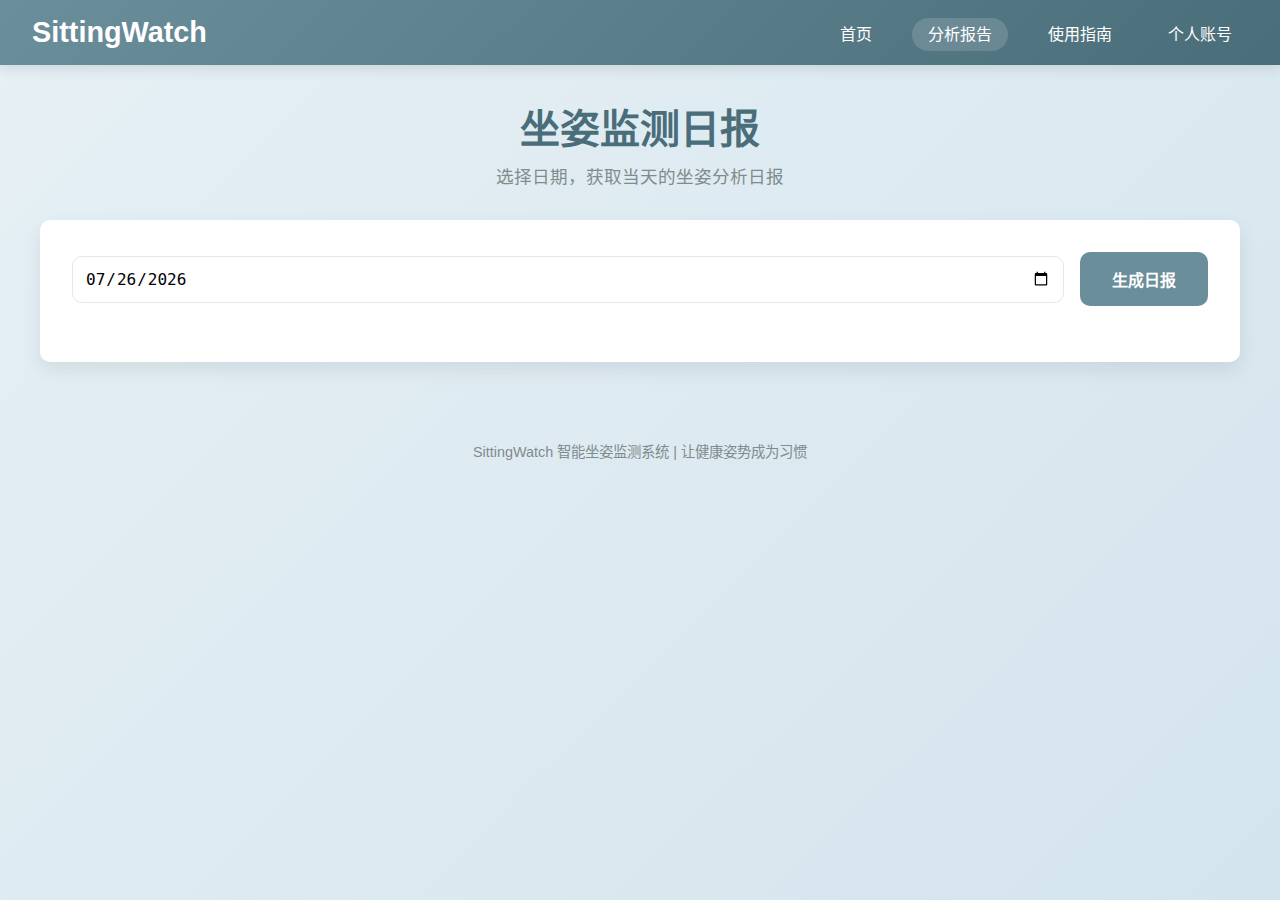
<file: frontend/html/daily_report.html>
<!DOCTYPE html>
<html lang="zh-CN">
<head>
    <meta charset="UTF-8">
    <title>SittingWatch - 坐姿监测日报</title>
    <meta name="viewport" content="width=device-width, initial-scale=1.0">
    <link rel="stylesheet" href="../css/index.css">
    <link rel="stylesheet" href="../css/daily_report.css">
</head>
<body>
    <nav class="navbar">
        <div class="logo">SittingWatch</div>
        <ul class="nav-links">
            <li><a href="index.html">首页</a></li>
            <li><a href="daily_report.html" class="active">分析报告</a></li>
            <li><a href="https://github.com/ying-2626/hunckbackDetect">使用指南</a></li>
            <li><a href="#">个人账号</a></li>
        </ul>
    </nav>

    <div class="container">
        <div class="header">
            <h1>坐姿监测日报</h1>
            <p>选择日期，获取当天的坐姿分析日报</p>
        </div>

        <div class="card">
            <div class="report-controls">
                <input type="date" id="date-picker" required>
                <button id="generate-btn" class="btn btn-primary">
                    <i class="fas fa-file-alt"></i> 生成日报
                </button>
            </div>

            <div id="loading" class="loading-state">
                <div class="spinner"></div>
                <p>正在生成日报...</p>
            </div>

            <div id="report-container" class="report-container">
                <!-- 日报内容将在这里动态加载 -->
            </div>
        </div>
    </div>

    <div class="footer">
        <p>SittingWatch 智能坐姿监测系统 | 让健康姿势成为习惯</p>
    </div>

    <script>
        document.addEventListener('DOMContentLoaded', function() {
            // 设置默认日期为今天
            const today = new Date().toISOString().split('T')[0];
            document.getElementById('date-picker').value = today;

            // 获取DOM元素
            const generateBtn = document.getElementById('generate-btn');
            const loading = document.getElementById('loading');
            const reportContainer = document.getElementById('report-container');

            // 生成日报事件
            generateBtn.addEventListener('click', async function() {
                const selectedDate = document.getElementById('date-picker').value;
                if (!selectedDate) {
                    alert('请选择日期');
                    return;
                }

                // 显示加载状态
                loading.style.display = 'block';
                reportContainer.style.display = 'none';

                try {
                    // 获取日报数据
                    const reportData = await fetchDailyReport(selectedDate);

                    // 渲染日报
                    renderReport(reportData);

                    // 显示报告
                    loading.style.display = 'none';
                    reportContainer.style.display = 'block';

                } catch (error) {
                    console.error('生成报告出错:', error);
                    loading.style.display = 'none';
                    alert('生成报告失败: ' + error.message);
                }
            });

            // 获取日报数据
            async function fetchDailyReport(date) {
                console.log('正在获取日期:', date);
                try {
                    const response = await fetch(`http://localhost:5000/api/daily_report?date=${encodeURIComponent(date)}`);
                    if (!response.ok) {
                        const errorText = await response.text();
                        console.error('API请求失败:', errorText);
                        throw new Error(errorText || '获取数据失败');
                    }
                    const data = await response.json();
                    console.log("日报API响应JSON:", data); // 新增调试输出
                    return data;
                } catch (error) {
                    console.error('生成报告出错:', error);
                    throw error;
                }
            }

            // 渲染日报
            function renderReport(data) {
                console.log("渲染日报数据:", data); // 新增调试输出
                if (data.error) {
                    reportContainer.innerHTML = `<div class="error">${data.error}</div>`;
                    return;
                }

                // 兼容后端实际字段名
                const stats = data.stats || {};
                const goodPostureRatio = stats.good_posture_ratio !== undefined ? stats.good_posture_ratio : stats.goodPostureRatio;
                const postureChanges = stats.posture_changes !== undefined ? stats.posture_changes : stats.postureChanges;
                const avgEarShoulder = stats.avg_ear_shoulder !== undefined ? stats.avg_ear_shoulder : stats.avgEarShoulder;
                const avgShoulderHip = stats.avg_shoulder_hip !== undefined ? stats.avg_shoulder_hip : stats.avgShoulderHip;
                // 后端未返回poorPostureCount和suggestions，前端兼容
                const poorPostureCount = stats.poor_posture_count !== undefined ? stats.poor_posture_count : stats.poorPostureCount || 'N/A';
                const suggestions = data.suggestions || [];

                reportContainer.innerHTML = `
                    <div class="report-header">
                        <h2>${data.date} 日报</h2>
                    </div>
                    <div class="report-content">
                        <h3>数据概览</h3>

                        <div class="metric-grid">
                            <div class="metric-card">
                                <p>良好坐姿占比</p>
                                <div class="metric-value">${goodPostureRatio !== undefined ? Number(goodPostureRatio).toFixed(2) : 'N/A'}%</div>
                            </div>

                            <div class="metric-card">
                                <p>姿势调整次数</p>
                                <div class="metric-value">${postureChanges !== undefined ? postureChanges : 'N/A'}</div>
                            </div>
                        </div>

                        <div class="metric-card">
                            <p>平均头肩垂直差</p>
                            <div class="metric-value">${avgEarShoulder !== undefined ? Number(avgEarShoulder).toFixed(2) : 'N/A'} cm</div>
                        </div>

                        <div class="metric-card">
                            <p>平均肩髋垂直差</p>
                            <div class="metric-value">${avgShoulderHip !== undefined ? Number(avgShoulderHip).toFixed(2) : 'N/A'} cm</div>
                        </div>

                        <h3>分析报告</h3>
                        <p>${data.report || '无报告数据'}</p>


                    </div>
                `;
            }
        });
    </script>
</body>
</html>
</file>
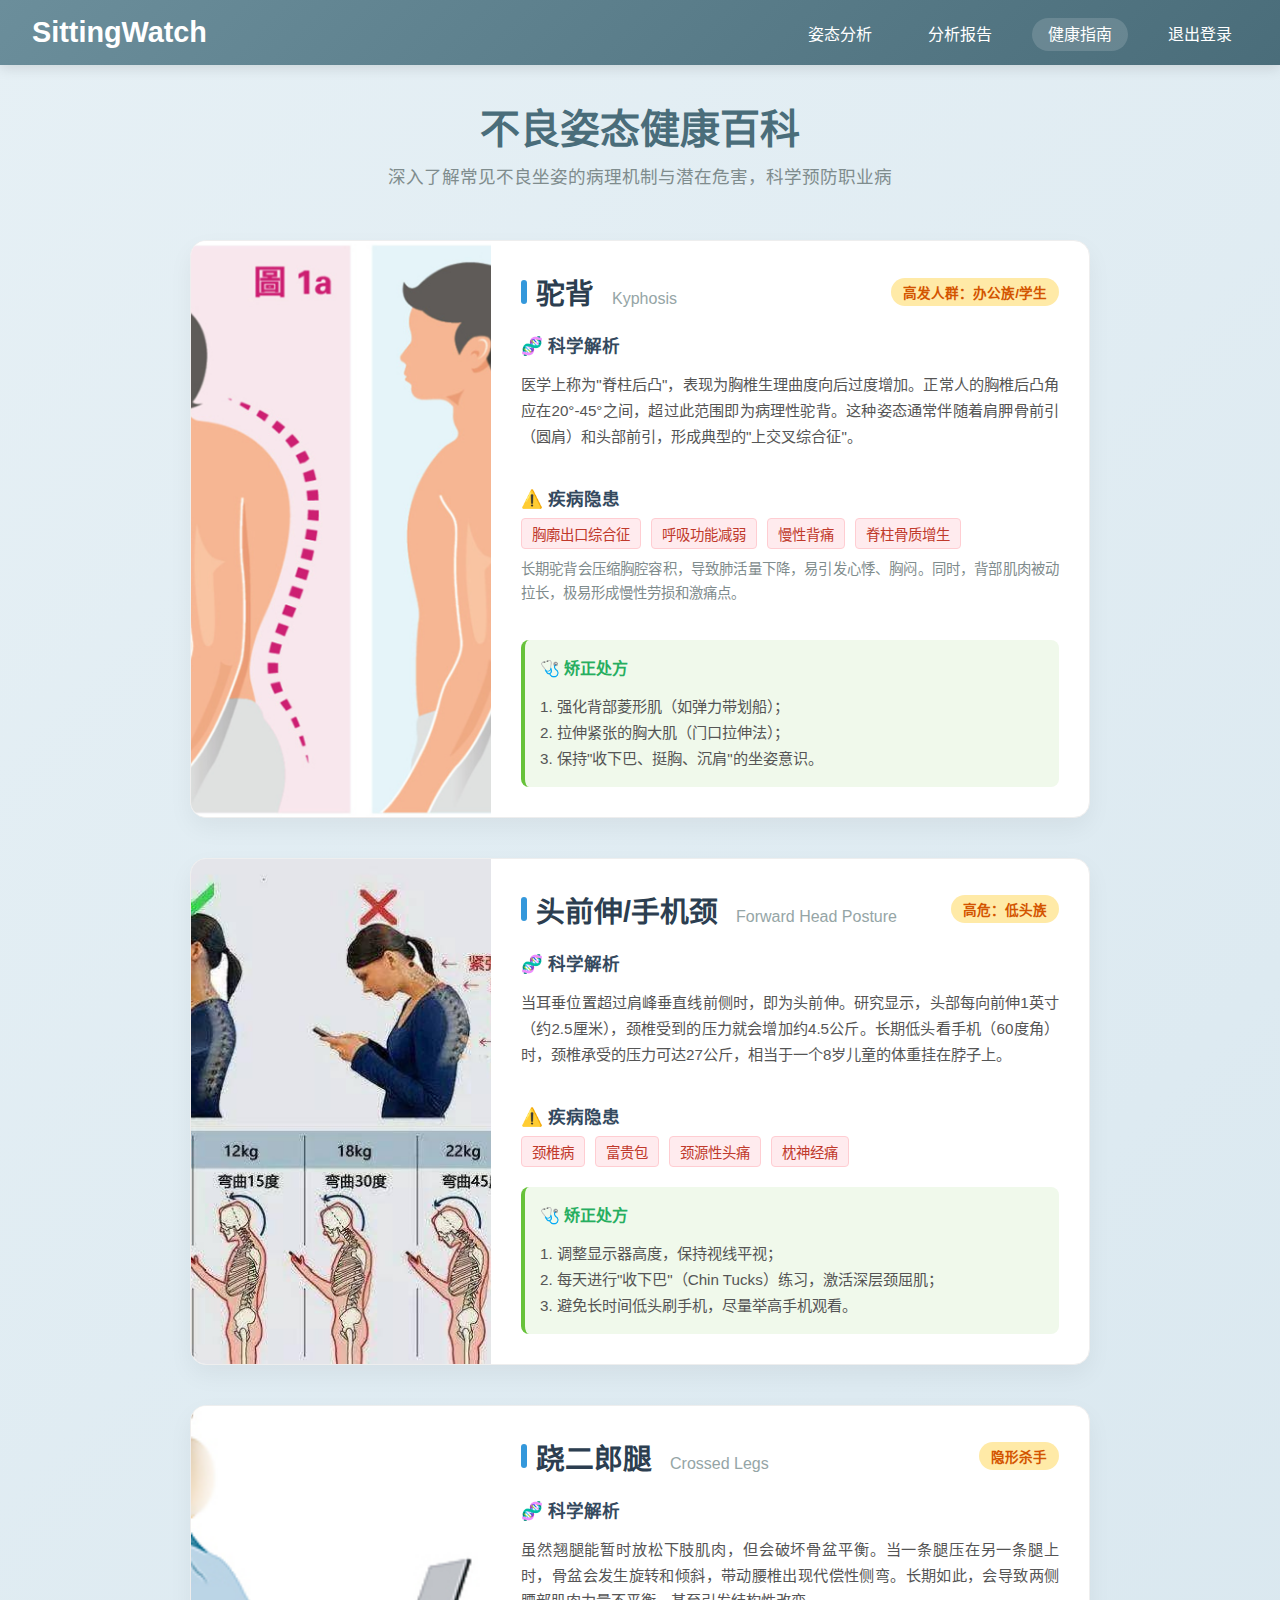
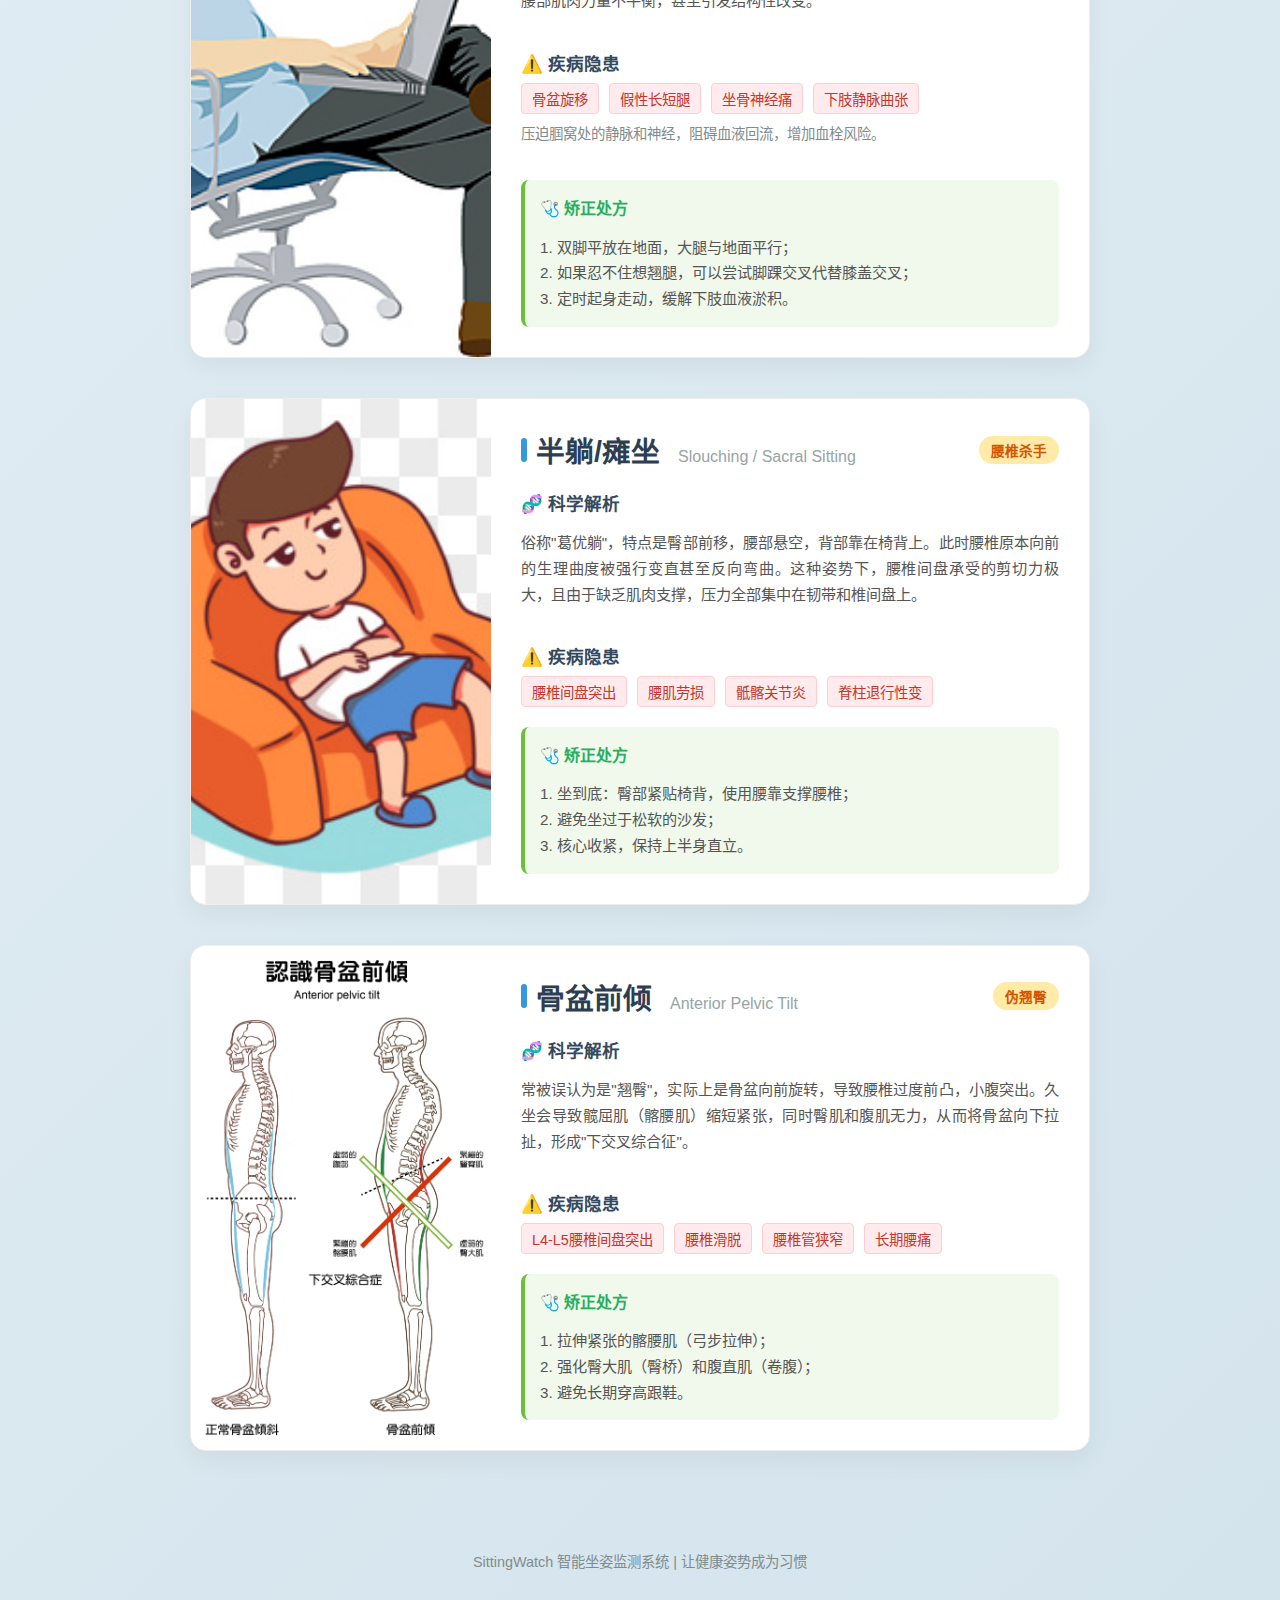
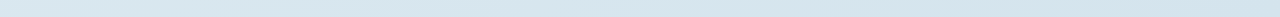
<file: frontend/html/health_guide.html>
<!DOCTYPE html>
<html lang="zh-CN">

<head>
    <meta charset="UTF-8">
    <meta name="viewport" content="width=device-width, initial-scale=1.0">
    <title>SittingWatch - 健康指南</title>
    <link rel="stylesheet" href="../css/index.css">
    <style>
        .guide-container {
            display: flex;
            flex-direction: column;
            gap: 40px;
            padding: 20px 0;
            max-width: 900px;
            margin: 0 auto;
        }

        .guide-card {
            background: #fff;
            border-radius: 16px;
            overflow: hidden;
            box-shadow: 0 10px 25px rgba(0, 0, 0, 0.05);
            transition: transform 0.3s ease, box-shadow 0.3s ease;
            display: flex;
            flex-direction: row;
            border: 1px solid #eee;
        }

        .guide-card:hover {
            transform: translateY(-5px);
            box-shadow: 0 15px 35px rgba(0, 0, 0, 0.1);
        }

        .card-image-container {
            width: 35%;
            min-width: 300px;
            position: relative;
            overflow: hidden;
        }

        .card-image {
            width: 100%;
            height: 100%;
            object-fit: cover;
            transition: transform 0.5s ease;
        }

        .guide-card:hover .card-image {
            transform: scale(1.05);
        }

        .card-content {
            width: 65%;
            padding: 30px;
            display: flex;
            flex-direction: column;
        }

        .card-header {
            margin-bottom: 20px;
            display: flex;
            align-items: center;
            justify-content: space-between;
        }

        .posture-name {
            font-size: 1.8rem;
            font-weight: 700;
            color: #2c3e50;
            position: relative;
            padding-left: 15px;
        }

        .posture-name::before {
            content: '';
            position: absolute;
            left: 0;
            top: 50%;
            transform: translateY(-50%);
            width: 6px;
            height: 24px;
            background: #3498db;
            border-radius: 3px;
        }

        .posture-en {
            color: #95a5a6;
            font-size: 1rem;
            font-weight: normal;
            margin-left: 10px;
        }

        .tag {
            padding: 4px 12px;
            border-radius: 20px;
            font-size: 0.85rem;
            font-weight: 600;
        }

        .tag-high-risk {
            background: #ffeaa7;
            color: #d35400;
        }

        .section-block {
            margin-bottom: 20px;
        }

        .section-title {
            color: #34495e;
            font-size: 1.1rem;
            font-weight: 600;
            margin-bottom: 8px;
            display: flex;
            align-items: center;
        }

        .section-title i {
            margin-right: 8px;
            color: #3498db;
        }

        .guide-text {
            color: #555;
            line-height: 1.7;
            font-size: 0.95rem;
            text-align: justify;
        }

        .disease-list {
            display: flex;
            flex-wrap: wrap;
            gap: 10px;
            margin-top: 5px;
        }

        .disease-item {
            background: #ffebee;
            color: #c0392b;
            padding: 4px 10px;
            border-radius: 4px;
            font-size: 0.9rem;
            border: 1px solid #ffcdd2;
        }

        .tip-box {
            background: #f0f9eb;
            border-radius: 8px;
            padding: 15px;
            margin-top: auto;
            border-left: 4px solid #67c23a;
        }

        .tip-title {
            color: #27ae60;
            font-weight: bold;
            margin-bottom: 5px;
            display: flex;
            align-items: center;
        }

        @media (max-width: 768px) {
            .guide-card {
                flex-direction: column;
            }

            .card-image-container {
                width: 100%;
                height: 250px;
            }

            .card-content {
                width: 100%;
                padding: 20px;
            }
        }
    </style>
</head>

<body>
    <nav class="navbar">
        <div class="logo">SittingWatch</div>
        <ul class="nav-links">
            <li><a href="/">姿态分析</a></li>
            <li><a href="/daily_report.html">分析报告</a></li>
            <li><a href="/health_guide.html" class="active">健康指南</a></li>
            <li><a href="/login.html">退出登录</a></li>
        </ul>
    </nav>

    <div class="container">
        <div class="header">
            <h1>不良姿态健康百科</h1>
            <p>深入了解常见不良坐姿的病理机制与潜在危害，科学预防职业病</p>
        </div>

        <div class="guide-container">
            <!-- 1. 驼背 -->
            <div class="guide-card">
                <div class="card-image-container">
                    <img src="../img/hunchback.png" class="card-image" alt="驼背示意图">
                </div>
                <div class="card-content">
                    <div class="card-header">
                        <div class="posture-name">驼背 <span class="posture-en">Kyphosis</span></div>
                        <span class="tag tag-high-risk">高发人群：办公族/学生</span>
                    </div>

                    <div class="section-block">
                        <div class="section-title">🧬 科学解析</div>
                        <p class="guide-text">
                            医学上称为"脊柱后凸"，表现为胸椎生理曲度向后过度增加。正常人的胸椎后凸角应在20°-45°之间，超过此范围即为病理性驼背。这种姿态通常伴随着肩胛骨前引（圆肩）和头部前引，形成典型的"上交叉综合征"。
                        </p>
                    </div>

                    <div class="section-block">
                        <div class="section-title">⚠️ 疾病隐患</div>
                        <div class="disease-list">
                            <span class="disease-item">胸廓出口综合征</span>
                            <span class="disease-item">呼吸功能减弱</span>
                            <span class="disease-item">慢性背痛</span>
                            <span class="disease-item">脊柱骨质增生</span>
                        </div>
                        <p class="guide-text" style="margin-top: 8px; font-size: 0.9rem; color: #7f8c8d;">
                            长期驼背会压缩胸腔容积，导致肺活量下降，易引发心悸、胸闷。同时，背部肌肉被动拉长，极易形成慢性劳损和激痛点。
                        </p>
                    </div>

                    <div class="tip-box">
                        <div class="tip-title">🩺 矫正处方</div>
                        <p class="guide-text" style="margin-bottom:0">
                            1. 强化背部菱形肌（如弹力带划船）；<br>
                            2. 拉伸紧张的胸大肌（门口拉伸法）；<br>
                            3. 保持"收下巴、挺胸、沉肩"的坐姿意识。
                        </p>
                    </div>
                </div>
            </div>

            <!-- 2. 头前伸 -->
            <div class="guide-card">
                <div class="card-image-container">
                    <img src="../img/head_ahead.png" class="card-image" alt="头前伸示意图">
                </div>
                <div class="card-content">
                    <div class="card-header">
                        <div class="posture-name">头前伸/手机颈 <span class="posture-en">Forward Head Posture</span></div>
                        <span class="tag tag-high-risk">高危：低头族</span>
                    </div>

                    <div class="section-block">
                        <div class="section-title">🧬 科学解析</div>
                        <p class="guide-text">
                            当耳垂位置超过肩峰垂直线前侧时，即为头前伸。研究显示，头部每向前伸1英寸（约2.5厘米），颈椎受到的压力就会增加约4.5公斤。长期低头看手机（60度角）时，颈椎承受的压力可达27公斤，相当于一个8岁儿童的体重挂在脖子上。
                        </p>
                    </div>

                    <div class="section-block">
                        <div class="section-title">⚠️ 疾病隐患</div>
                        <div class="disease-list">
                            <span class="disease-item">颈椎病</span>
                            <span class="disease-item">富贵包</span>
                            <span class="disease-item">颈源性头痛</span>
                            <span class="disease-item">枕神经痛</span>
                        </div>
                    </div>

                    <div class="tip-box">
                        <div class="tip-title">🩺 矫正处方</div>
                        <p class="guide-text" style="margin-bottom:0">
                            1. 调整显示器高度，保持视线平视；<br>
                            2. 每天进行"收下巴"（Chin Tucks）练习，激活深层颈屈肌；<br>
                            3. 避免长时间低头刷手机，尽量举高手机观看。
                        </p>
                    </div>
                </div>
            </div>

            <!-- 3. 二郎腿 -->
            <div class="guide-card">
                <div class="card-image-container">
                    <img src="../img/qiaoerlangtui.png" class="card-image" alt="二郎腿示意图">
                </div>
                <div class="card-content">
                    <div class="card-header">
                        <div class="posture-name">跷二郎腿 <span class="posture-en">Crossed Legs</span></div>
                        <span class="tag tag-high-risk">隐形杀手</span>
                    </div>

                    <div class="section-block">
                        <div class="section-title">🧬 科学解析</div>
                        <p class="guide-text">
                            虽然翘腿能暂时放松下肢肌肉，但会破坏骨盆平衡。当一条腿压在另一条腿上时，骨盆会发生旋转和倾斜，带动腰椎出现代偿性侧弯。长期如此，会导致两侧腰部肌肉力量不平衡，甚至引发结构性改变。
                        </p>
                    </div>

                    <div class="section-block">
                        <div class="section-title">⚠️ 疾病隐患</div>
                        <div class="disease-list">
                            <span class="disease-item">骨盆旋移</span>
                            <span class="disease-item">假性长短腿</span>
                            <span class="disease-item">坐骨神经痛</span>
                            <span class="disease-item">下肢静脉曲张</span>
                        </div>
                        <p class="guide-text" style="margin-top: 8px; font-size: 0.9rem; color: #7f8c8d;">
                            压迫腘窝处的静脉和神经，阻碍血液回流，增加血栓风险。
                        </p>
                    </div>

                    <div class="tip-box">
                        <div class="tip-title">🩺 矫正处方</div>
                        <p class="guide-text" style="margin-bottom:0">
                            1. 双脚平放在地面，大腿与地面平行；<br>
                            2. 如果忍不住想翘腿，可以尝试脚踝交叉代替膝盖交叉；<br>
                            3. 定时起身走动，缓解下肢血液淤积。
                        </p>
                    </div>
                </div>
            </div>

            <!-- 4. 半躺/葛优躺 -->
            <div class="guide-card">
                <div class="card-image-container">
                    <img src="../img/tang_zuo.png" class="card-image" alt="葛优躺示意图">
                </div>
                <div class="card-content">
                    <div class="card-header">
                        <div class="posture-name">半躺/瘫坐 <span class="posture-en">Slouching / Sacral Sitting</span></div>
                        <span class="tag tag-high-risk">腰椎杀手</span>
                    </div>

                    <div class="section-block">
                        <div class="section-title">🧬 科学解析</div>
                        <p class="guide-text">
                            俗称"葛优躺"，特点是臀部前移，腰部悬空，背部靠在椅背上。此时腰椎原本向前的生理曲度被强行变直甚至反向弯曲。这种姿势下，腰椎间盘承受的剪切力极大，且由于缺乏肌肉支撑，压力全部集中在韧带和椎间盘上。
                        </p>
                    </div>

                    <div class="section-block">
                        <div class="section-title">⚠️ 疾病隐患</div>
                        <div class="disease-list">
                            <span class="disease-item">腰椎间盘突出</span>
                            <span class="disease-item">腰肌劳损</span>
                            <span class="disease-item">骶髂关节炎</span>
                            <span class="disease-item">脊柱退行性变</span>
                        </div>
                    </div>

                    <div class="tip-box">
                        <div class="tip-title">🩺 矫正处方</div>
                        <p class="guide-text" style="margin-bottom:0">
                            1. 坐到底：臀部紧贴椅背，使用腰靠支撑腰椎；<br>
                            2. 避免坐过于松软的沙发；<br>
                            3. 核心收紧，保持上半身直立。
                        </p>
                    </div>
                </div>
            </div>

            <!-- 5. 骨盆前倾 -->
            <div class="guide-card">
                <div class="card-image-container">
                    <img src="../img/gupenqianqing.png" class="card-image" alt="骨盆前倾示意图">
                </div>
                <div class="card-content">
                    <div class="card-header">
                        <div class="posture-name">骨盆前倾 <span class="posture-en">Anterior Pelvic Tilt</span></div>
                        <span class="tag tag-high-risk">伪翘臀</span>
                    </div>

                    <div class="section-block">
                        <div class="section-title">🧬 科学解析</div>
                        <p class="guide-text">
                            常被误认为是"翘臀"，实际上是骨盆向前旋转，导致腰椎过度前凸，小腹突出。久坐会导致髋屈肌（髂腰肌）缩短紧张，同时臀肌和腹肌无力，从而将骨盆向下拉扯，形成"下交叉综合征"。
                        </p>
                    </div>

                    <div class="section-block">
                        <div class="section-title">⚠️ 疾病隐患</div>
                        <div class="disease-list">
                            <span class="disease-item">L4-L5腰椎间盘突出</span>
                            <span class="disease-item">腰椎滑脱</span>
                            <span class="disease-item">腰椎管狭窄</span>
                            <span class="disease-item">长期腰痛</span>
                        </div>
                    </div>

                    <div class="tip-box">
                        <div class="tip-title">🩺 矫正处方</div>
                        <p class="guide-text" style="margin-bottom:0">
                            1. 拉伸紧张的髂腰肌（弓步拉伸）；<br>
                            2. 强化臀大肌（臀桥）和腹直肌（卷腹）；<br>
                            3. 避免长期穿高跟鞋。
                        </p>
                    </div>
                </div>
            </div>

        </div>
    </div>

    <div class="footer">
        <p>SittingWatch 智能坐姿监测系统 | 让健康姿势成为习惯</p>
    </div>
</body>

</html>
</file>
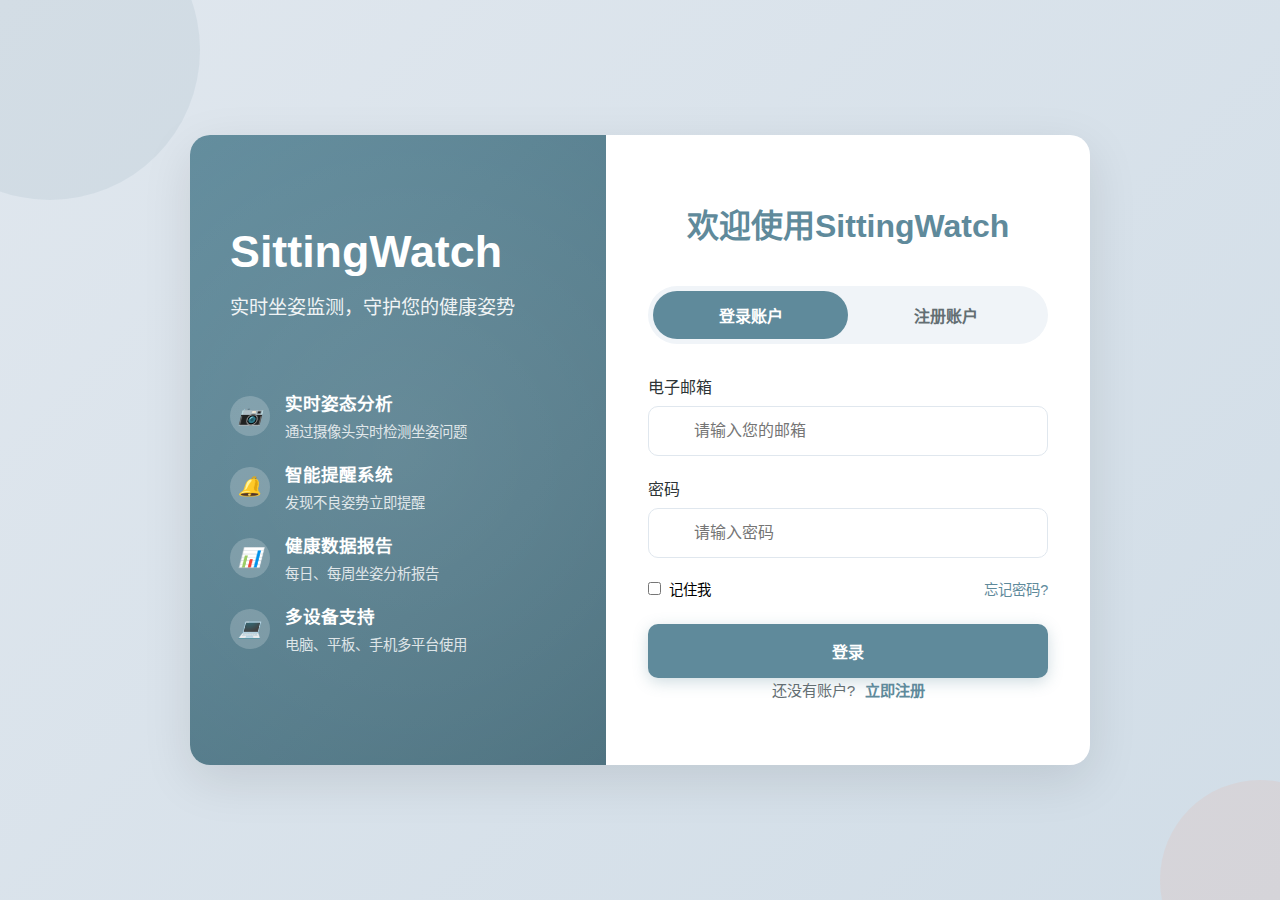
<file: frontend/html/login.html>
<!DOCTYPE html>
<html lang="zh-CN">
<head>
    <meta charset="UTF-8">
    <meta name="viewport" content="width=device-width, initial-scale=1.0">
    <title>SittingWatch - 智能坐姿监测系统</title>
     <link rel="stylesheet" href="../css/login.css">
</head>
<body>
    <div class="background-shapes">
        <div class="shape shape-1"></div>
        <div class="shape shape-2"></div>
    </div>

    <div class="container">
        <!-- 左侧介绍区域 -->
        <div class="left-panel">
            <h1 class="app-title">SittingWatch</h1>
            <p class="app-subtitle">实时坐姿监测，守护您的健康姿势</p>

            <div class="features">
                <div class="feature">
                    <i class="fas fa-video">📷</i>
                    <div class="feature-text">
                        <h3>实时姿态分析</h3>
                        <p>通过摄像头实时检测坐姿问题</p>
                    </div>
                </div>

                <div class="feature">
                    <i class="fas fa-bell">🔔</i>
                    <div class="feature-text">
                        <h3>智能提醒系统</h3>
                        <p>发现不良姿势立即提醒</p>
                    </div>
                </div>

                <div class="feature">
                    <i class="fas fa-chart-line">📊</i>
                    <div class="feature-text">
                        <h3>健康数据报告</h3>
                        <p>每日、每周坐姿分析报告</p>
                    </div>
                </div>

                <div class="feature">
                    <i class="fas fa-user-friends">💻</i>
                    <div class="feature-text">
                        <h3>多设备支持</h3>
                        <p>电脑、平板、手机多平台使用</p>
                    </div>
                </div>
            </div>
        </div>

        <!-- 右侧表单区域 -->
        <div class="right-panel">
            <div class="form-container">
                <div class="form-header" id="form-header">
                    <h2>欢迎使用SittingWatch</h2>
                </div>

                <div class="tabs">
                    <div class="tab active" data-tab="login">登录账户</div>
                    <div class="tab" data-tab="register">注册账户</div>
                </div>

                <!-- 登录表单 -->
                <form class="form active" id="login-form">
                    <div class="form-group">
                        <label for="login-email">电子邮箱</label>
                        <div class="input-with-icon">
                            <i class="fas fa-envelope"></i>
                            <input type="email" class="form-control" id="login-email" placeholder="请输入您的邮箱" required>
                        </div>
                    </div>

                    <div class="form-group">
                        <label for="login-password">密码</label>
                        <div class="input-with-icon">
                            <i class="fas fa-lock"></i>
                            <input type="password" class="form-control" id="login-password" placeholder="请输入密码" required>
                            <i class="fas fa-eye password-toggle"></i>
                        </div>
                    </div>

                    <div class="options">
                        <div class="remember">
                            <input type="checkbox" id="remember-me">
                            <label for="remember-me">记住我</label>
                        </div>
                        <a href="#" class="forgot-password">忘记密码?</a>
                    </div>

                    <button type="submit" class="btn btn-primary">登录</button>


                    <p class="signup-link">还没有账户? <a href="#" id="go-to-register">立即注册</a></p>
                </form>

                <!-- 注册表单 -->
                <form class="form" id="register-form">
                    <div class="form-group">
                        <label for="register-name">用户名</label>
                        <div class="input-with-icon">
                            <i class="fas fa-user"></i>
                            <input type="text" class="form-control" id="register-name" placeholder="请输入用户名" required>
                        </div>
                    </div>

                    <div class="form-group">
                        <label for="register-email">电子邮箱</label>
                        <div class="input-with-icon">
                            <i class="fas fa-envelope"></i>
                            <input type="email" class="form-control" id="register-email" placeholder="请输入邮箱" required>
                        </div>
                    </div>

                    <div class="form-group">
                        <label for="register-password">密码</label>
                        <div class="input-with-icon">
                            <i class="fas fa-lock"></i>
                            <input type="password" class="form-control" id="register-password" placeholder="设置密码 (至少8位)" required>
                            <i class="fas fa-eye password-toggle"></i>
                        </div>
                    </div>

                    <div class="form-group">
                        <label for="register-confirm">确认密码</label>
                        <div class="input-with-icon">
                            <i class="fas fa-lock"></i>
                            <input type="password" class="form-control" id="register-confirm" placeholder="确认您的密码" required>
                            <i class="fas fa-eye password-toggle"></i>
                        </div>
                    </div>



                    <button type="submit" class="btn btn-primary">创建账户</button>

                    <p class="signup-link">已有账户? <a href="#" id="go-to-login">立即登录</a></p>
                </form>
            </div>
        </div>
    </div>

    <script>
        // 标签切换功能
        const tabs = document.querySelectorAll('.tab');
        const forms = document.querySelectorAll('.form');
        const formHeader = document.getElementById('form-header');

        tabs.forEach(tab => {
            tab.addEventListener('click', () => {
                // 移除所有标签和表active类
                tabs.forEach(t => t.classList.remove('active'));
                forms.forEach(f => f.classList.remove('active'));

                // 为当前标签添加active类
                tab.classList.add('active');

                // 显示对应表单
                const tabType = tab.getAttribute('data-tab');
                document.getElementById(`${tabType}-form`).classList.add('active');

                // 切换到注册时隐藏欢迎标题，切换到登录时显示
                if (tabType === 'register') {
                    formHeader.style.display = 'none';
                } else {
                    formHeader.style.display = 'block';
                }
            });
        });

        // 登录/注册切换链接
        document.getElementById('go-to-register').addEventListener('click', (e) => {
            e.preventDefault();
            tabs.forEach(t => t.classList.remove('active'));
            forms.forEach(f => f.classList.remove('active'));

            document.querySelector('.tab[data-tab="register"]').classList.add('active');
            document.getElementById('register-form').classList.add('active');
            // 隐藏欢迎标题
            formHeader.style.display = 'none';
        });

        document.getElementById('go-to-login').addEventListener('click', (e) => {
            e.preventDefault();
            tabs.forEach(t => t.classList.remove('active'));
            forms.forEach(f => f.classList.remove('active'));

            document.querySelector('.tab[data-tab="login"]').classList.add('active');
            document.getElementById('login-form').classList.add('active');
            // 显示欢迎标题
            formHeader.style.display = 'block';
        });

        // 密码显示/隐藏功能
        const passwordToggles = document.querySelectorAll('.password-toggle');

        passwordToggles.forEach(toggle => {
            toggle.addEventListener('click', () => {
                const input = toggle.previousElementSibling;
                const type = input.getAttribute('type') === 'password' ? 'text' : 'password';
                input.setAttribute('type', type);

                toggle.classList.toggle('fa-eye');
                toggle.classList.toggle('fa-eye-slash');
            });
        });

        // 登录表单提交处理
        document.getElementById('login-form').addEventListener('submit', async (e) => {
            e.preventDefault();
            const email = document.getElementById('login-email').value.trim();
            const password = document.getElementById('login-password').value;
            const msg = document.createElement('div');
            msg.style.textAlign = 'center';
            msg.style.margin = '10px 0';
            msg.style.color = '#f44336';

            // 移除旧提示
            const oldMsg = document.getElementById('login-msg');
            if (oldMsg) oldMsg.remove();
            msg.id = 'login-msg';

            try {
                // 使用绝对路径并指定端口，确保请求发往 Flask 后端
                const resp = await fetch('http://localhost:5000/api/login', {
                    method: 'POST',
                    headers: { 'Content-Type': 'application/json' },
                    body: JSON.stringify({ email, password })
                });
                // 先检查HTTP状态码
                if (!resp.ok) {
                    const errorData = await resp.json();
                    throw new Error(errorData.error || '登录失败');
                }

                const data = await resp.json();
                localStorage.setItem('user_email', data.email);
                window.location.href = 'index.html';
            } catch (err) {
                msg.textContent = '登录错误，请重试';
                document.getElementById('login-form').prepend(msg);
            }
        });

        // 注册表单提交处理
        document.getElementById('register-form').addEventListener('submit', async (e) => {
            e.preventDefault();
            const name = document.getElementById('register-name').value.trim();
            const email = document.getElementById('register-email').value.trim();
            const password = document.getElementById('register-password').value;
            const confirm = document.getElementById('register-confirm').value;
            const msg = document.createElement('div');
            msg.style.textAlign = 'center';
            msg.style.margin = '10px 0';
            msg.style.color = '#f44336';

            // 移除旧提示
            const oldMsg = document.getElementById('register-msg');
            if (oldMsg) oldMsg.remove();
            msg.id = 'register-msg';

            if (password !== confirm) {
                msg.textContent = '两次密码不一致';
                document.getElementById('register-form').prepend(msg);
                return;
            }

            try {
                // 使用绝对路径并指定端口，确保请求发往 Flask 后端
                const resp = await fetch('http://localhost:5000/api/register', {
                    method: 'POST',
                    headers: { 'Content-Type': 'application/json' },
                    body: JSON.stringify({ name, email, password })
                });
                const data = await resp.json();
                if (!resp.ok) {
                    msg.textContent = data.error || '注册失败';
                    document.getElementById('register-form').prepend(msg);
                    return;
                }
                localStorage.setItem('user_email', data.email);
                window.location.href = 'index.html';
            } catch (err) {
                msg.textContent = '注册错误，请重试';
                document.getElementById('register-form').prepend(msg);
            }
        });
    </script>
</body>
</html>
</file>
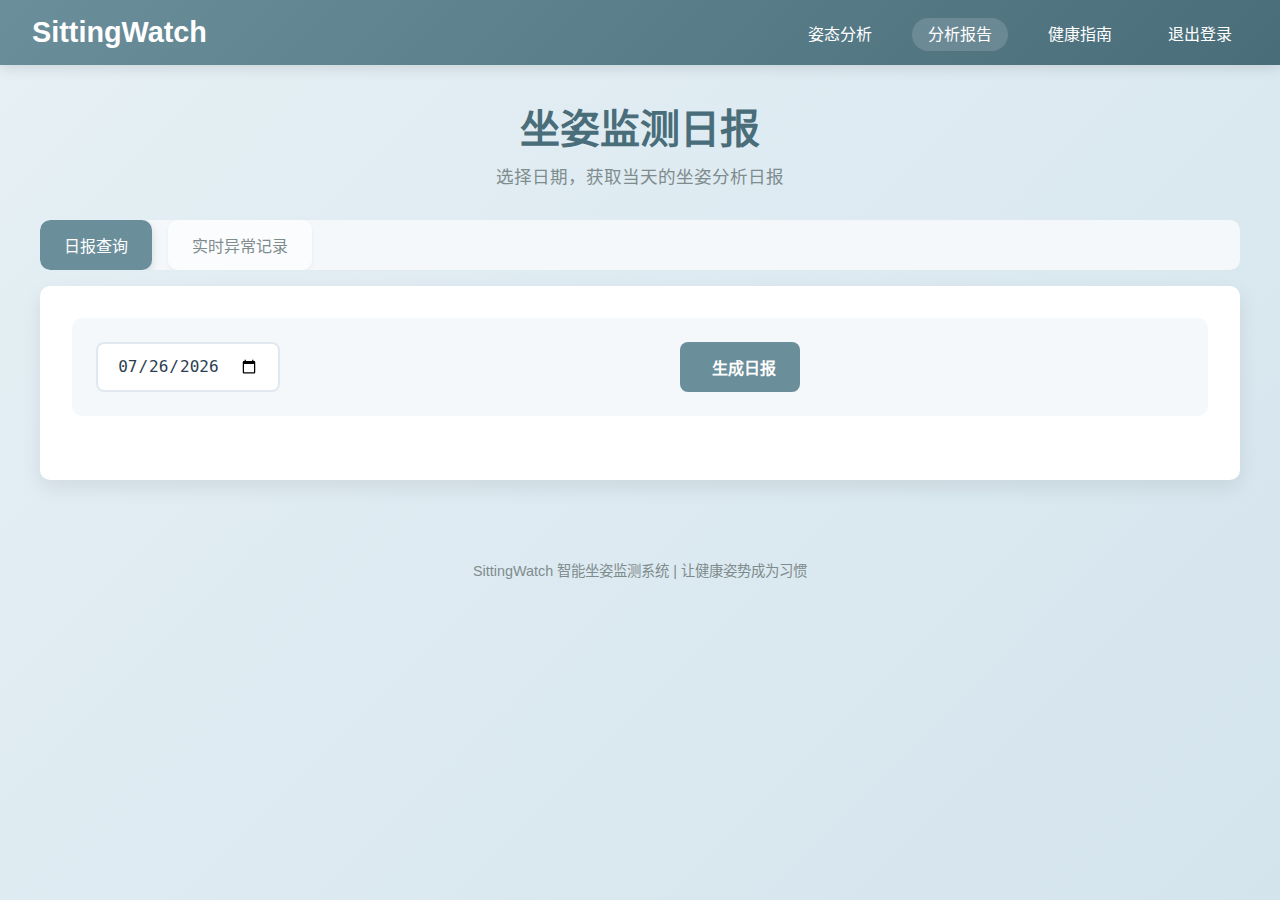
<file: flask-server/frontend/html/daily_report.html>
<!DOCTYPE html>
<html lang="zh-CN">

<head>
    <meta charset="UTF-8">
    <title>SittingWatch - 坐姿监测日报</title>
    <meta name="viewport" content="width=device-width, initial-scale=1.0">
    <link rel="stylesheet" href="../css/index.css">
    <link rel="stylesheet" href="../css/daily_report.css">
</head>

<body>
    <nav class="navbar">
        <div class="logo">SittingWatch</div>
        <ul class="nav-links">
            <li><a href="/">姿态分析</a></li>
            <li><a href="/daily_report.html" class="active">分析报告</a></li>
            <li><a href="/health_guide.html">健康指南</a></li>
            <li><a href="/login.html">退出登录</a></li>
        </ul>
    </nav>

    <div class="container">
        <div class="header">
            <h1>坐姿监测日报</h1>
            <p>选择日期，获取当天的坐姿分析日报</p>
        </div>

        <div class="tabs">
            <button class="tab-btn active" data-tab="daily-report">日报查询</button>
            <button class="tab-btn" data-tab="alert-history">实时异常记录</button>
        </div>

        <div id="daily-report-section" class="card tab-content active">
            <div class="report-controls">
                <input type="date" id="date-picker" required>
                <button id="generate-btn" class="btn btn-primary">
                    <i class="fas fa-file-alt"></i> 生成日报
                </button>
            </div>

            <div id="loading" class="loading-state">
                <div class="spinner"></div>
                <p>正在生成日报...</p>
            </div>

            <div id="report-container" class="report-container">
                <!-- 日报内容将在这里动态加载 -->
            </div>
        </div>

        <div id="alert-history-section" class="card tab-content" style="display: none;">
            <div class="header-small">
                <h2>实时异常提醒记录</h2>
                <p>系统检测到连续异常并发送邮件的历史记录</p>
            </div>

            <div class="controls-bar">
                <button id="refresh-alerts-btn" class="btn btn-secondary">
                    <i class="fas fa-sync-alt"></i> 刷新列表
                </button>
            </div>

            <div id="alert-loading" class="loading-state">
                <div class="spinner"></div>
                <p>正在加载记录...</p>
            </div>

            <div id="alert-list" class="alert-list">
                <!-- 异常记录列表 -->
            </div>

            <div id="no-alerts" class="no-data" style="display: none;">
                <p>暂无异常提醒记录</p>
            </div>
        </div>
    </div>

    <div class="footer">
        <p>SittingWatch 智能坐姿监测系统 | 让健康姿势成为习惯</p>
    </div>

    <script>
        document.addEventListener('DOMContentLoaded', function () {
            // 设置默认日期为今天
            const today = new Date().toISOString().split('T')[0];
            document.getElementById('date-picker').value = today;

            // 获取DOM元素
            const generateBtn = document.getElementById('generate-btn');
            const loading = document.getElementById('loading');
            const reportContainer = document.getElementById('report-container');

            // Tab 切换逻辑
            const tabBtns = document.querySelectorAll('.tab-btn');
            const tabContents = document.querySelectorAll('.tab-content');

            tabBtns.forEach(btn => {
                btn.addEventListener('click', () => {
                    // 移除所有 active 类
                    tabBtns.forEach(b => b.classList.remove('active'));
                    tabContents.forEach(c => {
                        c.style.display = 'none';
                        c.classList.remove('active');
                    });

                    // 添加 active 类到当前按钮和对应内容
                    btn.classList.add('active');
                    const tabId = btn.getAttribute('data-tab');
                    const contentId = tabId === 'daily-report' ? 'daily-report-section' : 'alert-history-section';
                    const content = document.getElementById(contentId);
                    content.style.display = 'block';
                    content.classList.add('active');

                    // 如果切换到异常记录 Tab，自动加载数据
                    if (tabId === 'alert-history') {
                        loadAlertHistory();
                    }
                });
            });

            // 刷新异常记录
            const refreshAlertsBtn = document.getElementById('refresh-alerts-btn');
            if (refreshAlertsBtn) {
                refreshAlertsBtn.addEventListener('click', loadAlertHistory);
            }

            // 生成日报事件
            generateBtn.addEventListener('click', async function () {
                const selectedDate = document.getElementById('date-picker').value;
                if (!selectedDate) {
                    alert('请选择日期');
                    return;
                }

                // 显示加载状态
                loading.style.display = 'block';
                reportContainer.style.display = 'none';

                try {
                    // 获取日报数据
                    const reportData = await fetchDailyReport(selectedDate);

                    // 渲染日报
                    renderReport(reportData);

                    // 显示报告
                    loading.style.display = 'none';
                    reportContainer.style.display = 'block';

                } catch (error) {
                    console.error('生成报告出错:', error);
                    loading.style.display = 'none';
                    alert('生成报告失败: ' + error.message);
                }
            });

            // 获取日报数据
            async function fetchDailyReport(date) {
                console.log('正在获取日期:', date);
                try {
                    const response = await fetch(`/api/daily_report?date=${encodeURIComponent(date)}`);
                    if (!response.ok) {
                        const errorText = await response.text();
                        console.error('API请求失败:', errorText);
                        throw new Error(`请求失败 (${response.status})`);
                    }
                    return await response.json();
                } catch (error) {
                    console.error('Fetch error:', error);
                    throw error;
                }
            }

            // 加载异常历史记录
            async function loadAlertHistory() {
                const alertList = document.getElementById('alert-list');
                const loading = document.getElementById('alert-loading');
                const noData = document.getElementById('no-alerts');

                loading.style.display = 'block';
                alertList.innerHTML = '';
                noData.style.display = 'none';

                try {
                    const response = await fetch('/api/alert_history');
                    if (!response.ok) throw new Error('Failed to fetch history');

                    const data = await response.json();

                    loading.style.display = 'none';

                    if (!data || data.length === 0) {
                        noData.style.display = 'block';
                        return;
                    }

                    renderAlertList(data);

                } catch (error) {
                    console.error('加载历史记录失败:', error);
                    loading.style.display = 'none';
                    alertList.innerHTML = `<div class="error-msg">加载失败: ${error.message}</div>`;
                }
            }

            function renderAlertList(alerts) {
                const alertList = document.getElementById('alert-list');

                alerts.forEach(alert => {
                    const item = document.createElement('div');
                    item.className = 'alert-item';

                    // 格式化内容，处理换行
                    const contentHtml = alert.content.replace(/\n/g, '<br>');

                    item.innerHTML = `
                        <div class="alert-header">
                            <span class="alert-time">
                                <i class="far fa-clock"></i> ${alert.timestamp}
                            </span>
                            <span class="alert-badge">异常提醒</span>
                        </div>
                        <div class="alert-content">
                            ${contentHtml}
                        </div>
                    `;

                    alertList.appendChild(item);
                });
            }

            // 渲染日报
            function renderReport(data) {
                console.log("渲染日报数据:", data); // 新增调试输出
                if (data.error) {
                    reportContainer.innerHTML = `<div class="error">${data.error}</div>`;
                    return;
                }

                // 兼容后端实际字段名
                const stats = data.stats || {};
                const goodPostureRatio = stats.good_posture_ratio !== undefined ? stats.good_posture_ratio : stats.goodPostureRatio;
                const postureChanges = stats.posture_changes !== undefined ? stats.posture_changes : stats.postureChanges;
                const avgEarShoulder = stats.avg_ear_shoulder !== undefined ? stats.avg_ear_shoulder : stats.avgEarShoulder;
                const avgShoulderHip = stats.avg_shoulder_hip !== undefined ? stats.avg_shoulder_hip : stats.avgShoulderHip;
                // 后端未返回poorPostureCount和suggestions，前端兼容
                const poorPostureCount = stats.poor_posture_count !== undefined ? stats.poor_posture_count : stats.poorPostureCount || 'N/A';
                const suggestions = data.suggestions || [];

                reportContainer.innerHTML = `
                    <div class="report-header">
                        <h2>${data.date} 日报</h2>
                    </div>
                    <div class="report-content">
                        <h3>数据概览</h3>

                        <div class="metric-grid">
                            <div class="metric-card">
                                <p>良好坐姿占比</p>
                                <div class="metric-value">${goodPostureRatio !== undefined ? Number(goodPostureRatio).toFixed(2) : 'N/A'}%</div>
                            </div>

                            <div class="metric-card">
                                <p>姿势调整次数</p>
                                <div class="metric-value">${postureChanges !== undefined ? postureChanges : 'N/A'}</div>
                            </div>
                        </div>

                        <div class="metric-card">
                            <p>平均头肩垂直差</p>
                            <div class="metric-value">${avgEarShoulder !== undefined ? Number(avgEarShoulder).toFixed(2) : 'N/A'} cm</div>
                        </div>

                        <div class="metric-card">
                            <p>平均肩髋垂直差</p>
                            <div class="metric-value">${avgShoulderHip !== undefined ? Number(avgShoulderHip).toFixed(2) : 'N/A'} cm</div>
                        </div>

                        <h3>分析报告</h3>
                        <p>${data.report || '无报告数据'}</p>


                    </div>
                `;
            }
        });
    </script>
</body>

</html>
</file>
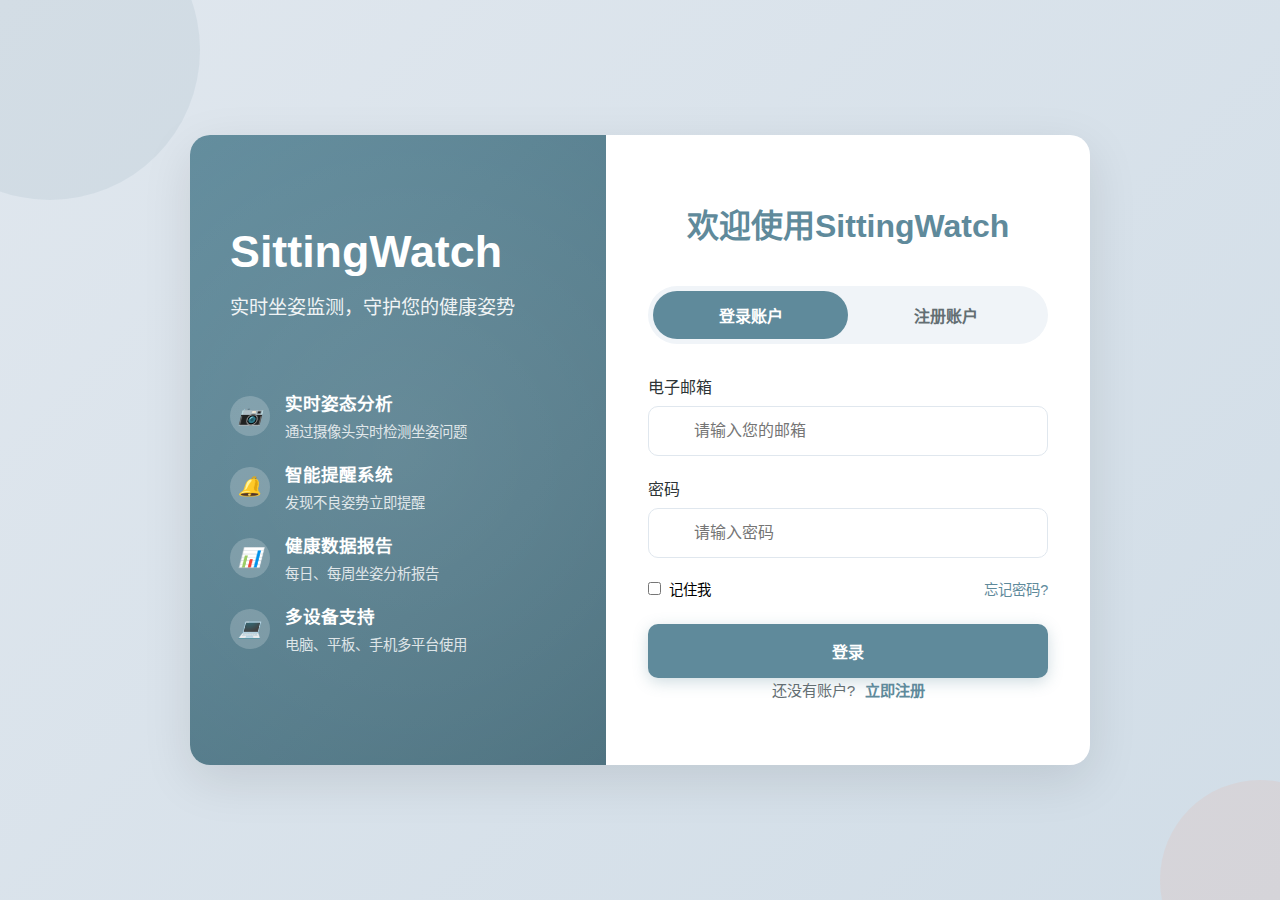
<file: flask-server/frontend/html/login.html>
<!DOCTYPE html>
<html lang="zh-CN">

<head>
    <meta charset="UTF-8">
    <meta name="viewport" content="width=device-width, initial-scale=1.0">
    <title>SittingWatch - 智能坐姿监测系统</title>
    <link rel="stylesheet" href="../css/login.css">
</head>

<body>
    <div class="background-shapes">
        <div class="shape shape-1"></div>
        <div class="shape shape-2"></div>
    </div>

    <div class="container">
        <!-- 左侧介绍区域 -->
        <div class="left-panel">
            <h1 class="app-title">SittingWatch</h1>
            <p class="app-subtitle">实时坐姿监测，守护您的健康姿势</p>

            <div class="features">
                <div class="feature">
                    <i class="fas fa-video">📷</i>
                    <div class="feature-text">
                        <h3>实时姿态分析</h3>
                        <p>通过摄像头实时检测坐姿问题</p>
                    </div>
                </div>

                <div class="feature">
                    <i class="fas fa-bell">🔔</i>
                    <div class="feature-text">
                        <h3>智能提醒系统</h3>
                        <p>发现不良姿势立即提醒</p>
                    </div>
                </div>

                <div class="feature">
                    <i class="fas fa-chart-line">📊</i>
                    <div class="feature-text">
                        <h3>健康数据报告</h3>
                        <p>每日、每周坐姿分析报告</p>
                    </div>
                </div>

                <div class="feature">
                    <i class="fas fa-user-friends">💻</i>
                    <div class="feature-text">
                        <h3>多设备支持</h3>
                        <p>电脑、平板、手机多平台使用</p>
                    </div>
                </div>
            </div>
        </div>

        <!-- 右侧表单区域 -->
        <div class="right-panel">
            <div class="form-container">
                <div class="form-header" id="form-header">
                    <h2>欢迎使用SittingWatch</h2>
                </div>

                <div class="tabs">
                    <div class="tab active" data-tab="login">登录账户</div>
                    <div class="tab" data-tab="register">注册账户</div>
                </div>

                <!-- 登录表单 -->
                <form class="form active" id="login-form">
                    <div class="form-group">
                        <label for="login-email">电子邮箱</label>
                        <div class="input-with-icon">
                            <i class="fas fa-envelope"></i>
                            <input type="email" class="form-control" id="login-email" placeholder="请输入您的邮箱" required>
                        </div>
                    </div>

                    <div class="form-group">
                        <label for="login-password">密码</label>
                        <div class="input-with-icon">
                            <i class="fas fa-lock"></i>
                            <input type="password" class="form-control" id="login-password" placeholder="请输入密码"
                                required>
                            <i class="fas fa-eye password-toggle"></i>
                        </div>
                    </div>

                    <div class="options">
                        <div class="remember">
                            <input type="checkbox" id="remember-me">
                            <label for="remember-me">记住我</label>
                        </div>
                        <a href="#" class="forgot-password">忘记密码?</a>
                    </div>

                    <button type="submit" class="btn btn-primary">登录</button>


                    <p class="signup-link">还没有账户? <a href="#" id="go-to-register">立即注册</a></p>
                </form>

                <!-- 注册表单 -->
                <form class="form" id="register-form">
                    <div class="form-group">
                        <label for="register-name">用户名</label>
                        <div class="input-with-icon">
                            <i class="fas fa-user"></i>
                            <input type="text" class="form-control" id="register-name" placeholder="请输入用户名" required>
                        </div>
                    </div>

                    <div class="form-group">
                        <label for="register-email">电子邮箱</label>
                        <div class="input-with-icon">
                            <i class="fas fa-envelope"></i>
                            <input type="email" class="form-control" id="register-email" placeholder="请输入邮箱" required>
                        </div>
                    </div>

                    <div class="form-group">
                        <label for="register-password">密码</label>
                        <div class="input-with-icon">
                            <i class="fas fa-lock"></i>
                            <input type="password" class="form-control" id="register-password" placeholder="设置密码 (至少8位)"
                                required>
                            <i class="fas fa-eye password-toggle"></i>
                        </div>
                    </div>

                    <div class="form-group">
                        <label for="register-confirm">确认密码</label>
                        <div class="input-with-icon">
                            <i class="fas fa-lock"></i>
                            <input type="password" class="form-control" id="register-confirm" placeholder="确认您的密码"
                                required>
                            <i class="fas fa-eye password-toggle"></i>
                        </div>
                    </div>



                    <button type="submit" class="btn btn-primary">创建账户</button>

                    <p class="signup-link">已有账户? <a href="#" id="go-to-login">立即登录</a></p>
                </form>
            </div>
        </div>
    </div>

    <script>
        // 标签切换功能
        const tabs = document.querySelectorAll('.tab');
        const forms = document.querySelectorAll('.form');
        const formHeader = document.getElementById('form-header');

        tabs.forEach(tab => {
            tab.addEventListener('click', () => {
                // 移除所有标签和表active类
                tabs.forEach(t => t.classList.remove('active'));
                forms.forEach(f => f.classList.remove('active'));

                // 为当前标签添加active类
                tab.classList.add('active');

                // 显示对应表单
                const tabType = tab.getAttribute('data-tab');
                document.getElementById(`${tabType}-form`).classList.add('active');

                // 切换到注册时隐藏欢迎标题，切换到登录时显示
                if (tabType === 'register') {
                    formHeader.style.display = 'none';
                } else {
                    formHeader.style.display = 'block';
                }
            });
        });

        // 登录/注册切换链接
        document.getElementById('go-to-register').addEventListener('click', (e) => {
            e.preventDefault();
            tabs.forEach(t => t.classList.remove('active'));
            forms.forEach(f => f.classList.remove('active'));

            document.querySelector('.tab[data-tab="register"]').classList.add('active');
            document.getElementById('register-form').classList.add('active');
            // 隐藏欢迎标题
            formHeader.style.display = 'none';
        });

        document.getElementById('go-to-login').addEventListener('click', (e) => {
            e.preventDefault();
            tabs.forEach(t => t.classList.remove('active'));
            forms.forEach(f => f.classList.remove('active'));

            document.querySelector('.tab[data-tab="login"]').classList.add('active');
            document.getElementById('login-form').classList.add('active');
            // 显示欢迎标题
            formHeader.style.display = 'block';
        });

        // 密码显示/隐藏功能
        const passwordToggles = document.querySelectorAll('.password-toggle');

        passwordToggles.forEach(toggle => {
            toggle.addEventListener('click', () => {
                const input = toggle.previousElementSibling;
                const type = input.getAttribute('type') === 'password' ? 'text' : 'password';
                input.setAttribute('type', type);

                toggle.classList.toggle('fa-eye');
                toggle.classList.toggle('fa-eye-slash');
            });
        });

        // 登录表单提交处理
        document.getElementById('login-form').addEventListener('submit', async (e) => {
            e.preventDefault();
            const email = document.getElementById('login-email').value.trim();
            const password = document.getElementById('login-password').value;
            const msg = document.createElement('div');
            msg.style.textAlign = 'center';
            msg.style.margin = '10px 0';
            msg.style.color = '#f44336';

            // 移除旧提示
            const oldMsg = document.getElementById('login-msg');
            if (oldMsg) oldMsg.remove();
            msg.id = 'login-msg';

            try {
                // 使用相对路径，适配 Vercel 部署
                const resp = await fetch('/api/login', {
                    method: 'POST',
                    headers: { 'Content-Type': 'application/json' },
                    body: JSON.stringify({ email, password })
                });
                // 先检查HTTP状态码
                if (!resp.ok) {
                    const errorData = await resp.json();
                    throw new Error(errorData.error || '登录失败');
                }

                const data = await resp.json();
                localStorage.setItem('user_email', data.email);
                window.location.href = 'index.html';
            } catch (err) {
                msg.textContent = '登录错误，请重试';
                document.getElementById('login-form').prepend(msg);
            }
        });

        // 注册表单提交处理
        document.getElementById('register-form').addEventListener('submit', async (e) => {
            e.preventDefault();
            const name = document.getElementById('register-name').value.trim();
            const email = document.getElementById('register-email').value.trim();
            const password = document.getElementById('register-password').value;
            const confirm = document.getElementById('register-confirm').value;
            const msg = document.createElement('div');
            msg.style.textAlign = 'center';
            msg.style.margin = '10px 0';
            msg.style.color = '#f44336';

            // 移除旧提示
            const oldMsg = document.getElementById('register-msg');
            if (oldMsg) oldMsg.remove();
            msg.id = 'register-msg';

            if (password !== confirm) {
                msg.textContent = '两次密码不一致';
                document.getElementById('register-form').prepend(msg);
                return;
            }

            try {
                // 使用相对路径，适配 Vercel 部署
                const resp = await fetch('/api/register', {
                    method: 'POST',
                    headers: { 'Content-Type': 'application/json' },
                    body: JSON.stringify({ name, email, password })
                });
                const data = await resp.json();
                if (!resp.ok) {
                    msg.textContent = data.error || '注册失败';
                    document.getElementById('register-form').prepend(msg);
                    return;
                }
                localStorage.setItem('user_email', data.email);
                window.location.href = 'index.html';
            } catch (err) {
                msg.textContent = '注册错误，请重试';
                document.getElementById('register-form').prepend(msg);
            }
        });
    </script>
</body>

</html>
</file>
<file: frontend/css/index.css>
:root {
            --primary: #6B8E9B;
            --primary-dark: #4A6D7A;
            --primary-light: #9CB4C2;
            --accent: #FFA07A;
            --light: #F5F8FA;
            --dark: #2C3E50;
            --gray: #7F8C8D;
            --light-gray: #E2E8F0;
            --border-radius: 10px;
            --shadow: 0 8px 20px rgba(0,0,0,0.08);
            --transition: all 0.3s ease;
        }

        body {
            font-family: 'Segoe UI', Tahoma, Geneva, Verdana, sans-serif;
            background: linear-gradient(135deg, #E6F0F5, #D4E4ED);
            color: var(--dark);
            margin: 0;
            padding: 0;
            min-height: 100vh;
        }

        .navbar {
            background: linear-gradient(135deg, var(--primary), var(--primary-dark));
            color: white;
            padding: 1rem 2rem;
            display: flex;
            justify-content: space-between;
            align-items: center;
            box-shadow: 0 4px 12px rgba(0,0,0,0.1);
        }

        .logo {
            font-size: 1.8rem;
            font-weight: 700;
        }

        .nav-links {
            display: flex;
            list-style: none;
            gap: 1.5rem;
            margin: 0;
            padding: 0;
        }

        .nav-links a {
            color: white;
            text-decoration: none;
            font-weight: 500;
            padding: 0.5rem 1rem;
            border-radius: 30px;
            transition: var(--transition);
        }

        .nav-links a:hover, .nav-links a.active {
            background: rgba(255, 255, 255, 0.15);
        }

        .container {
            max-width: 1200px;
            margin: 2rem auto;
            padding: 0 2rem;
        }

        .header {
            text-align: center;
            margin-bottom: 2rem;
        }

        .header h1 {
            color: var(--primary-dark);
            margin-bottom: 0.5rem;
            font-size: 2.5rem;
        }

        .header p {
            color: var(--gray);
            max-width: 700px;
            margin: 0 auto;
            font-size: 1.1rem;
        }

        .tabs {
            display: flex;
            background: var(--light);
            border-radius: var(--border-radius);
            overflow: hidden;
            margin-bottom: 2rem;
        }

        .tab {
            flex: 1;
            text-align: center;
            padding: 1rem;
            cursor: pointer;
            transition: var(--transition);
            font-weight: 500;
        }

        .tab.active {
            background: white;
            color: var(--primary);
            font-weight: 600;
            position: relative;
        }

        .tab.active::after {
            content: '';
            position: absolute;
            bottom: 0;
            left: 0;
            right: 0;
            height: 3px;
            background: var(--accent);
        }

        .card {
            background: white;
            border-radius: var(--border-radius);
            padding: 2rem;
            margin-bottom: 2rem;
            box-shadow: var(--shadow);
        }

        .live-feed-container {
            width: 100%;
            max-width: 900px;
            height: 630px;
            margin: 1.5rem auto;
            border-radius: var(--border-radius);
            overflow: hidden;
            background: #f0f0f0;
            display: flex;
            justify-content: center;
            align-items: center;
            position: relative;
        }

        #live-feed {
            width: 100%;
            height: 100%;
            object-fit: cover;
        }

        .upload-container {
            margin-top: 1.5rem;
        }

        .form-group {
            margin-bottom: 1.5rem;
        }

        .file-input-container {
            border: 2px dashed var(--primary-light);
            border-radius: var(--border-radius);
            padding: 2.5rem;
            text-align: center;
            cursor: pointer;
            transition: var(--transition);
            position: relative;
        }

        .file-input-container:hover {
            background: rgba(155, 180, 194, 0.05);
            border-color: var(--primary);
        }

        .file-input-container i {
            font-size: 3rem;
            margin-bottom: 1rem;
            display: block;
            color: var(--primary);
        }

        .file-input-container p {
            margin: 0.5rem 0;
        }

        .small {
            font-size: 0.9rem;
            color: var(--gray);
        }

        #image-input {
            position: absolute;
            width: 100%;
            height: 100%;
            top: 0;
            left: 0;
            opacity: 0;
            cursor: pointer;
        }

        #file-name {
            font-weight: 500;
            color: var(--primary);
            margin-top: 1rem;
        }

        .btn {
            width: auto;
            min-width: 120px;
            padding: 15px 32px;
            border: none;
            border-radius: 10px;
            font-size: 1rem;
            font-weight: 600;
            cursor: pointer;
            transition: all 0.3s ease;
            display: block;
            margin: 0 auto;
            text-align: center;
        }

        .btn-primary {
            background: var(--primary);
            color: white;
        }

        .btn-primary:hover {
            background: var(--primary-dark);
            transform: translateY(-2px);
        }

        .btn-outline {
            background: transparent;
            border: 2px solid var(--primary);
            color: var(--primary);
        }

        .btn-outline:hover {
            background: rgba(107, 142, 155, 0.1);
        }

        .camera-controls {
            display: flex;
            gap: 1rem;
            justify-content: center;
            margin-top: 1.5rem;
        }

        #analyze-result {
            margin-top: 2rem;
            padding-top: 2rem;
            border-top: 1px solid var(--light-gray);
            display: none;
        }

        .result-grid {
            display: grid;
            grid-template-columns: 1fr 1fr;
            gap: 2rem;
            margin-top: 1.5rem;
        }

        .metric-card {
            background: var(--light);
            padding: 1.5rem;
            border-radius: var(--border-radius);
            text-align: center;
        }

        .metric-value {
            font-size: 2rem;
            font-weight: 700;
            color: var(--primary);
            margin: 0.5rem 0;
        }

        .status-badge {
            display: inline-block;
            padding: 0.5rem 1.5rem;
            border-radius: 30px;
            font-weight: 600;
            margin-top: 1rem;
        }

        .status-good {
            background: rgba(46, 204, 113, 0.2);
            color: #27ae60;
        }

        .status-poor {
            background: rgba(231, 76, 60, 0.2);
            color: #c0392b;
        }

        .footer {
            text-align: center;
            padding: 2rem;
            color: var(--gray);
            font-size: 0.9rem;
        }


                /* 加载状态 */
        .loading {
            text-align: center;
            padding: 2rem;
        }

        .spinner {
            border: 4px solid rgba(0, 0, 0, 0.1);
            border-left-color: #4A6D7A;
            border-radius: 50%;
            width: 40px;
            height: 40px;
            animation: spin 1s linear infinite;
            margin: 0 auto 1rem;
        }

        @keyframes spin {
            to { transform: rotate(360deg); }
        }

        /* 错误状态 */
        .error {
            background-color: #ffebee;
            padding: 1.5rem;
            border-radius: 8px;
            color: #c62828;
            text-align: center;
        }


        /* 分析摘要 */
        .analysis-summary {
            background: #f8f9fa;
            padding: 1.5rem;
            border-radius: 8px;
            margin-bottom: 1.5rem;
        }

        /* 结果图片 */
        .result-image {
            text-align: center;
            margin-bottom: 1.5rem;
        }

        .result-image img {
            max-width: 30%;
            border-radius: 8px;
            box-shadow: 0 4px 6px rgba(0,0,0,0.1);
        }

        /* 报告操作 */
        .report-actions {
            text-align: center;
            margin-top: 1rem;
        }
</file>
<file: frontend/css/daily_report.css>
/* 根样式 */
:root {
    --primary: #6B8E9B;
    --primary-dark: #4A6D7A;
    --primary-light: #9CB4C2;
    --accent: #FFA07A;
    --light: #F5F8FA;
    --dark: #2C3E50;
    --gray: #7F8C8D;
    --light-gray: #E2E8F0;
    --border-radius: 10px;
    --shadow: 0 8px 20px rgba(0,0,0,0.08);
    --transition: all 0.3s ease;
}

body {
    font-family: 'Segoe UI', Tahoma, Geneva, Verdana, sans-serif;
    background: linear-gradient(135deg, #E6F0F5, #D4E4ED);
    color: var(--dark);
    margin: 0;
    padding: 0;
    min-height: 100vh;
}

.navbar {
    background: linear-gradient(135deg, var(--primary), var(--primary-dark));
    color: white;
    padding: 1rem 2rem;
    display: flex;
    justify-content: space-between;
    align-items: center;
    box-shadow: 0 4px 12px rgba(0,0,0,0.1);
}

.logo {
    font-size: 1.8rem;
    font-weight: 700;
}

.nav-links {
    display: flex;
    list-style: none;
    gap: 1.5rem;
    margin: 0;
    padding: 0;
}

.nav-links a {
    color: white;
    text-decoration: none;
    font-weight: 500;
    padding: 0.5rem 1rem;
    border-radius: 30px;
    transition: var(--transition);
}

.nav-links a:hover, .nav-links a.active {
    background: rgba(255, 255, 255, 0.15);
}

.container {
    max-width: 1200px;
    margin: 2rem auto;
    padding: 0 2rem;
}

.header {
    text-align: center;
    margin-bottom: 2rem;
}

.header h1 {
    color: var(--primary-dark);
    margin-bottom: 0.5rem;
    font-size: 2.5rem;
}

.header p {
    color: var(--gray);
    max-width: 700px;
    margin: 0 auto;
    font-size: 1.1rem;
}

.card {
    background: white;
    border-radius: var(--border-radius);
    padding: 2rem;
    margin-bottom: 2rem;
    box-shadow: var(--shadow);
}

.loading-state {
    text-align: center;
    padding: 2rem;
    display: none;
}

.spinner {
    border: 4px solid rgba(0, 0, 0, 0.1);
    border-left-color: var(--primary);
    border-radius: 50%;
    width: 40px;
    height: 40px;
    animation: spin 1s linear infinite;
    margin: 0 auto 1rem;
}

@keyframes spin {
    to { transform: rotate(360deg); }
}

.error {
    background-color: #ffebee;
    padding: 1.5rem;
    border-radius: 8px;
    color: #c0392b;
    text-align: center;
}

.metric-grid {
    display: flex;
    gap: 1rem;
    justify-content: center;
    flex-wrap: wrap;
}

.metric-card {
    background: var(--light);
    padding: 1.5rem;
    border-radius: var(--border-radius);
    text-align: center;
    flex: 1 1 calc(33% - 1rem);
    min-width: 150px;
}

.metric-value {
    font-size: 1.8rem;
    font-weight: 700;
    color: var(--primary);
    margin: 0.5rem 0;
}

.footer {
    text-align: center;
    padding: 2rem;
    color: var(--gray);
    font-size: 0.9rem;
}

.btn {
    width: auto;
    min-width: 120px;
    padding: 15px 32px;
    border: none;
    border-radius: 10px;
    font-size: 1rem;
    font-weight: 600;
    cursor: pointer;
    transition: all 0.3s ease;
    display: inline-block;
    text-align: center;
}

.btn-primary {
    background: var(--primary);
    color: white;
}

.btn-primary:hover {
    background: var(--primary-dark);
    transform: translateY(-2px);
}

.report-container {
    display: none;
}

.report-header {
    border-bottom: 1px solid var(--light-gray);
    padding-bottom: 1rem;
    margin-bottom: 1.5rem;
}

.report-content {
    line-height: 1.8;
}

/* 确保日期选择器和按钮在同一行 */
.report-controls {
    display: flex;
    gap: 1rem;
    align-items: center;
    margin-bottom: 1.5rem;
}

#date-picker {
    padding: 0.75rem;
    border: 1px solid var(--light-gray);
    border-radius: var(--border-radius);
    flex-grow: 1;
    font-size: 1rem;
}
</file>
<file: frontend/css/login.css>
:root {
            --primary: #5f8a9b;
            --primary-dark: #4a6f7d;
            --primary-light: #87a7b4;
            --secondary: #a6c1cd;
            --accent: #ff8a65;
            --light: #f8f9fa;
            --dark: #2d3436;
            --gray: #636e72;
            --success: #4CAF50;
            --error: #f44336;
        }

        * {
            margin: 0;
            padding: 0;
            box-sizing: border-box;
            font-family: 'Segoe UI', Tahoma, Geneva, Verdana, sans-serif;
        }

        body {
            display: flex;
            justify-content: center;
            align-items: center;
            min-height: 100vh;
            background: linear-gradient(135deg, #e0e7ee, #d1dde7);
            padding: 20px;
            position: relative;
            overflow: hidden;
        }

        .background-shapes {
            position: absolute;
            top: 0;
            left: 0;
            width: 100%;
            height: 100%;
            z-index: -1;
            overflow: hidden;
        }

        .shape {
            position: absolute;
            border-radius: 50%;
            opacity: 0.1;
        }

        .shape-1 {
            width: 300px;
            height: 300px;
            background: var(--primary);
            top: -100px;
            left: -100px;
        }

        .shape-2 {
            width: 200px;
            height: 200px;
            background: var(--accent);
            bottom: -80px;
            right: -80px;
        }

        .container {
            display: flex;
            width: 900px;
            height: 630px;
            background: white;
            border-radius: 20px;
            box-shadow: 0 15px 50px rgba(0, 0, 0, 0.1);
            overflow: hidden;
            position: relative;
        }

        .left-panel {
            flex: 1;
            background: linear-gradient(135deg, var(--primary), var(--primary-dark));
            color: white;
            padding: 50px 40px;
            display: flex;
            flex-direction: column;
            justify-content: center;
            position: relative;
            overflow: hidden;
        }

        .left-panel::before {
            content: "";
            position: absolute;
            width: 200%;
            height: 200%;
            background: radial-gradient(circle, rgba(255,255,255,0.1) 0%, rgba(255,255,255,0) 70%);
            top: -50%;
            left: -50%;
            transform: rotate(-15deg);
        }

        .app-title {
            font-size: 2.8rem;
            font-weight: 700;
            margin-bottom: 15px;
            position: relative;
            z-index: 2;
        }

        .app-subtitle {
            font-size: 1.2rem;
            opacity: 0.9;
            margin-bottom: 30px;
            position: relative;
            z-index: 2;
        }

        .features {
            margin-top: 40px;
            position: relative;
            z-index: 2;
        }

        .feature {
            display: flex;
            align-items: center;
            margin-bottom: 20px;
        }

        .feature i {
            background: rgba(255, 255, 255, 0.2);
            width: 40px;
            height: 40px;
            border-radius: 50%;
            display: flex;
            align-items: center;
            justify-content: center;
            margin-right: 15px;
            font-size: 1.2rem;
        }

        .feature-text h3 {
            font-size: 1.1rem;
            margin-bottom: 5px;
        }

        .feature-text p {
            font-size: 0.9rem;
            opacity: 0.8;
        }

        .right-panel {
            flex: 1.2;
            padding: 50px 40px;
            display: flex;
            flex-direction: column;
            justify-content: center;
        }

        .form-container {
            width: 100%;
            max-width: 400px;
            margin: 0 auto;
        }

        .form-header {
            text-align: center;
            margin-bottom: 40px;
        }

        .form-header h2 {
            color: var(--primary);
            font-size: 2rem;
            margin-bottom: 10px;
        }

        .form-header p {
            color: var(--gray);
        }

        .tabs {
            display: flex;
            margin-bottom: 30px;
            background: #f0f4f8;
            border-radius: 50px;
            padding: 5px;
        }

        .tab {
            flex: 1;
            text-align: center;
            padding: 12px;
            cursor: pointer;
            border-radius: 50px;
            transition: all 0.3s ease;
            font-weight: 600;
            color: var(--gray);
        }

        .tab.active {
            background: var(--primary);
            color: white;
        }

        .form {
            display: none;
        }

        .form.active {
            display: block;
            animation: fadeIn 0.5s ease;
        }

        @keyframes fadeIn {
            from { opacity: 0; transform: translateY(10px); }
            to { opacity: 1; transform: translateY(0); }
        }

        .form-group {
            margin-bottom: 20px;
            position: relative;
        }

        .form-group label {
            display: block;
            margin-bottom: 8px;
            color: var(--dark);
            font-weight: 500;
        }

        .input-with-icon {
            position: relative;
        }

        .input-with-icon i {
            position: absolute;
            left: 15px;
            top: 50%;
            transform: translateY(-50%);
            color: var(--primary-light);
            font-size: 1.1rem;
        }

        .form-control {
            width: 100%;
            padding: 15px 15px 15px 45px;
            border: 1px solid #e0e7ee;
            border-radius: 10px;
            font-size: 1rem;
            transition: all 0.3s ease;
        }

        .form-control:focus {
            outline: none;
            border-color: var(--primary);
            box-shadow: 0 0 0 3px rgba(95, 138, 155, 0.2);
        }

        .password-toggle {
            position: absolute;
            right: 15px;
            top: 50%;
            transform: translateY(-50%);
            cursor: pointer;
            color: var(--primary-light);
        }

        .options {
            display: flex;
            justify-content: space-between;
            align-items: center;
            margin-bottom: 25px;
            font-size: 0.9rem;
        }

        .remember {
            display: flex;
            align-items: center;
        }

        .remember input {
            margin-right: 8px;
        }

        .forgot-password {
            color: var(--primary);
            text-decoration: none;
            font-weight: 500;
        }

        .forgot-password:hover {
            text-decoration: underline;
        }

        .btn {
            width: 100%;
            padding: 15px;
            border: none;
            border-radius: 10px;
            font-size: 1rem;
            font-weight: 600;
            cursor: pointer;
            transition: all 0.3s ease;
        }

        .btn-primary {
            background: var(--primary);
            color: white;
            box-shadow: 0 4px 15px rgba(95, 138, 155, 0.3);
        }

        .btn-primary:hover {
            background: var(--primary-dark);
            transform: translateY(-2px);
            box-shadow: 0 6px 20px rgba(95, 138, 155, 0.4);
        }

        .divider {
            display: flex;
            align-items: center;
            margin: 25px 0;
        }

        .divider::before,
        .divider::after {
            content: "";
            flex: 1;
            height: 1px;
            background: #e0e7ee;
        }

        .divider span {
            padding: 0 15px;
            color: var(--gray);
            font-size: 0.9rem;
        }

        .social-login {
            display: flex;
            justify-content: center;
            gap: 15px;
            margin-bottom: 25px;
        }

        .social-btn {
            width: 50px;
            height: 50px;
            border-radius: 50%;
            display: flex;
            align-items: center;
            justify-content: center;
            border: 1px solid #e0e7ee;
            background: white;
            cursor: pointer;
            transition: all 0.3s ease;
            font-size: 1.2rem;
        }

        .social-btn:hover {
            transform: translateY(-3px);
            box-shadow: 0 5px 15px rgba(0, 0, 0, 0.1);
        }

        .social-btn.google {
            color: #DB4437;
        }

        .social-btn.facebook {
            color: #4267B2;
        }

        .social-btn.apple {
            color: #000000;
        }

        .signup-link {
            text-align: center;
            font-size: 0.95rem;
            color: var(--gray);
        }

        .signup-link a {
            color: var(--primary);
            text-decoration: none;
            font-weight: 600;
            margin-left: 5px;
        }

        .signup-link a:hover {
            text-decoration: underline;
        }

        @media (max-width: 768px) {
            .container {
                flex-direction: column;
                height: auto;
            }

            .left-panel {
                padding: 30px 20px;
            }

            .right-panel {
                padding: 30px 20px;
            }
        }
</file>
<file: flask-server/frontend/css/index.css>
:root {
            --primary: #6B8E9B;
            --primary-dark: #4A6D7A;
            --primary-light: #9CB4C2;
            --accent: #FFA07A;
            --light: #F5F8FA;
            --dark: #2C3E50;
            --gray: #7F8C8D;
            --light-gray: #E2E8F0;
            --border-radius: 10px;
            --shadow: 0 8px 20px rgba(0,0,0,0.08);
            --transition: all 0.3s ease;
        }

        body {
            font-family: 'Segoe UI', Tahoma, Geneva, Verdana, sans-serif;
            background: linear-gradient(135deg, #E6F0F5, #D4E4ED);
            color: var(--dark);
            margin: 0;
            padding: 0;
            min-height: 100vh;
        }

        .navbar {
            background: linear-gradient(135deg, var(--primary), var(--primary-dark));
            color: white;
            padding: 1rem 2rem;
            display: flex;
            justify-content: space-between;
            align-items: center;
            box-shadow: 0 4px 12px rgba(0,0,0,0.1);
        }

        .logo {
            font-size: 1.8rem;
            font-weight: 700;
        }

        .nav-links {
            display: flex;
            list-style: none;
            gap: 1.5rem;
            margin: 0;
            padding: 0;
        }

        .nav-links a {
            color: white;
            text-decoration: none;
            font-weight: 500;
            padding: 0.5rem 1rem;
            border-radius: 30px;
            transition: var(--transition);
        }

        .nav-links a:hover, .nav-links a.active {
            background: rgba(255, 255, 255, 0.15);
        }

        .container {
            max-width: 1200px;
            margin: 2rem auto;
            padding: 0 2rem;
        }

        .header {
            text-align: center;
            margin-bottom: 2rem;
        }

        .header h1 {
            color: var(--primary-dark);
            margin-bottom: 0.5rem;
            font-size: 2.5rem;
        }

        .header p {
            color: var(--gray);
            max-width: 700px;
            margin: 0 auto;
            font-size: 1.1rem;
        }

        .tabs {
            display: flex;
            background: var(--light);
            border-radius: var(--border-radius);
            overflow: hidden;
            margin-bottom: 2rem;
        }

        .tab {
            flex: 1;
            text-align: center;
            padding: 1rem;
            cursor: pointer;
            transition: var(--transition);
            font-weight: 500;
        }

        .tab.active {
            background: white;
            color: var(--primary);
            font-weight: 600;
            position: relative;
        }

        .tab.active::after {
            content: '';
            position: absolute;
            bottom: 0;
            left: 0;
            right: 0;
            height: 3px;
            background: var(--accent);
        }

        .card {
            background: white;
            border-radius: var(--border-radius);
            padding: 2rem;
            margin-bottom: 2rem;
            box-shadow: var(--shadow);
        }

        .live-feed-container {
            width: 100%;
            max-width: 1050px;
            height: 630px;
            margin: 1.5rem auto;
            border-radius: var(--border-radius);
            overflow: hidden;
            background: #f0f0f0;
            display: flex;
            justify-content: center;
            align-items: center;
            position: relative;
        }

        #live-feed {
            width: 100%;
            height: 100%;
            object-fit: cover;
        }

        .upload-container {
            margin-top: 1.5rem;
        }

        .form-group {
            margin-bottom: 1.5rem;
        }

        .file-input-container {
            border: 2px dashed var(--primary-light);
            border-radius: var(--border-radius);
            padding: 2.5rem;
            text-align: center;
            cursor: pointer;
            transition: var(--transition);
            position: relative;
        }

        .file-input-container:hover {
            background: rgba(155, 180, 194, 0.05);
            border-color: var(--primary);
        }

        .file-input-container i {
            font-size: 3rem;
            margin-bottom: 1rem;
            display: block;
            color: var(--primary);
        }

        .file-input-container p {
            margin: 0.5rem 0;
        }

        .small {
            font-size: 0.9rem;
            color: var(--gray);
        }

        #image-input {
            position: absolute;
            width: 100%;
            height: 100%;
            top: 0;
            left: 0;
            opacity: 0;
            cursor: pointer;
        }

        #file-name {
            font-weight: 500;
            color: var(--primary);
            margin-top: 1rem;
        }

        .btn {
            width: auto;
            min-width: 120px;
            padding: 15px 32px;
            border: none;
            border-radius: 10px;
            font-size: 1rem;
            font-weight: 600;
            cursor: pointer;
            transition: all 0.3s ease;
            display: block;
            margin: 0 auto;
            text-align: center;
        }

        .btn-primary {
            background: var(--primary);
            color: white;
        }

        .btn-primary:hover {
            background: var(--primary-dark);
            transform: translateY(-2px);
        }

        .btn-outline {
            background: transparent;
            border: 2px solid var(--primary);
            color: var(--primary);
        }

        .btn-outline:hover {
            background: rgba(107, 142, 155, 0.1);
        }

        .camera-controls {
            display: flex;
            gap: 1rem;
            justify-content: center;
            margin-top: 1.5rem;
        }

        #analyze-result {
            margin-top: 2rem;
            padding-top: 2rem;
            border-top: 1px solid var(--light-gray);
            display: none;
        }

        .result-grid {
            display: grid;
            grid-template-columns: 1fr 1fr;
            gap: 2rem;
            margin-top: 1.5rem;
        }

        .metric-card {
            background: var(--light);
            padding: 1.5rem;
            border-radius: var(--border-radius);
            text-align: center;
        }

        .metric-value {
            font-size: 2rem;
            font-weight: 700;
            color: var(--primary);
            margin: 0.5rem 0;
        }

        .status-badge {
            display: inline-block;
            padding: 0.5rem 1.5rem;
            border-radius: 30px;
            font-weight: 600;
            margin-top: 1rem;
        }

        .status-good {
            background: rgba(46, 204, 113, 0.2);
            color: #27ae60;
        }

        .status-poor {
            background: rgba(231, 76, 60, 0.2);
            color: #c0392b;
        }

        .footer {
            text-align: center;
            padding: 2rem;
            color: var(--gray);
            font-size: 0.9rem;
        }


                /* 加载状态 */
        .loading {
            text-align: center;
            padding: 2rem;
        }

        .spinner {
            border: 4px solid rgba(0, 0, 0, 0.1);
            border-left-color: #4A6D7A;
            border-radius: 50%;
            width: 40px;
            height: 40px;
            animation: spin 1s linear infinite;
            margin: 0 auto 1rem;
        }

        @keyframes spin {
            to { transform: rotate(360deg); }
        }

        /* 错误状态 */
        .error {
            background-color: #ffebee;
            padding: 1.5rem;
            border-radius: 8px;
            color: #c62828;
            text-align: center;
        }


        /* 分析摘要 */
        .analysis-summary {
            background: #f8f9fa;
            padding: 1.5rem;
            border-radius: 8px;
            margin-bottom: 1.5rem;
        }

        /* 结果图片 */
        .result-image {
            text-align: center;
            margin-bottom: 1.5rem;
        }

        .result-image img {
            max-width: 30%;
            border-radius: 8px;
            box-shadow: 0 4px 6px rgba(0,0,0,0.1);
        }

        /* 报告操作 */
        .report-actions {
            text-align: center;
            margin-top: 1rem;
        }
</file>
<file: flask-server/frontend/css/daily_report.css>
/* 根样式 */
:root {
    --primary: #6B8E9B;
    --primary-dark: #4A6D7A;
    --primary-light: #9CB4C2;
    --accent: #FFA07A;
    --light: #F5F8FA;
    --dark: #2C3E50;
    --gray: #7F8C8D;
    --light-gray: #E2E8F0;
    --border-radius: 10px;
    --shadow: 0 8px 20px rgba(0,0,0,0.08);
    --transition: all 0.3s ease;
}

body {
    font-family: 'Segoe UI', Tahoma, Geneva, Verdana, sans-serif;
    background: linear-gradient(135deg, #E6F0F5, #D4E4ED);
    color: var(--dark);
    margin: 0;
    padding: 0;
    min-height: 100vh;
}

.navbar {
    background: linear-gradient(135deg, var(--primary), var(--primary-dark));
    color: white;
    padding: 1rem 2rem;
    display: flex;
    justify-content: space-between;
    align-items: center;
    box-shadow: 0 4px 12px rgba(0,0,0,0.1);
}

.logo {
    font-size: 1.8rem;
    font-weight: 700;
}

.nav-links {
    display: flex;
    list-style: none;
    gap: 1.5rem;
    margin: 0;
    padding: 0;
}

.nav-links a {
    color: white;
    text-decoration: none;
    font-weight: 500;
    padding: 0.5rem 1rem;
    border-radius: 30px;
    transition: var(--transition);
}

.nav-links a:hover, .nav-links a.active {
    background: rgba(255, 255, 255, 0.15);
}

.container {
    max-width: 1200px;
    margin: 2rem auto;
    padding: 0 2rem;
}

.header {
    text-align: center;
    margin-bottom: 2rem;
}

.header h1 {
    color: var(--primary-dark);
    margin-bottom: 0.5rem;
    font-size: 2.5rem;
}

.header p {
    color: var(--gray);
    max-width: 700px;
    margin: 0 auto;
    font-size: 1.1rem;
}

.card {
    background: white;
    border-radius: var(--border-radius);
    padding: 2rem;
    margin-bottom: 2rem;
    box-shadow: var(--shadow);
}

.loading-state {
    text-align: center;
    padding: 2rem;
    display: none;
}

.spinner {
    border: 4px solid rgba(0, 0, 0, 0.1);
    width: 36px;
    height: 36px;
    border-radius: 50%;
    border-left-color: var(--primary);
    animation: spin 1s linear infinite;
    margin: 0 auto 1rem;
}

@keyframes spin {
    0% { transform: rotate(0deg); }
    100% { transform: rotate(360deg); }
}

/* Report Controls */
.report-controls {
    display: flex;
    justify-content: center;
    gap: 1rem;
    margin-bottom: 2rem;
    padding: 1.5rem;
    background: var(--light);
    border-radius: var(--border-radius);
}

input[type="date"] {
    padding: 0.8rem 1.2rem;
    border: 2px solid var(--light-gray);
    border-radius: 8px;
    font-size: 1rem;
    color: var(--dark);
    outline: none;
    transition: var(--transition);
}

input[type="date"]:focus {
    border-color: var(--primary);
}

.btn {
    padding: 0.8rem 1.5rem;
    border: none;
    border-radius: 8px;
    font-size: 1rem;
    font-weight: 600;
    cursor: pointer;
    transition: var(--transition);
    display: inline-flex;
    align-items: center;
    gap: 0.5rem;
}

.btn-primary {
    background: var(--primary);
    color: white;
}

.btn-primary:hover {
    background: var(--primary-dark);
    transform: translateY(-2px);
    box-shadow: 0 4px 12px rgba(107, 142, 155, 0.3);
}

.btn-secondary {
    background: white;
    border: 1px solid var(--light-gray);
    color: var(--gray);
}

.btn-secondary:hover {
    border-color: var(--primary);
    color: var(--primary);
}

/* Report Content */
.report-section {
    margin-bottom: 2rem;
}

.section-title {
    font-size: 1.2rem;
    color: var(--primary-dark);
    border-left: 4px solid var(--accent);
    padding-left: 1rem;
    margin-bottom: 1rem;
    font-weight: 700;
}

/* Stats Grid */
.stats-grid {
    display: grid;
    grid-template-columns: repeat(auto-fit, minmax(200px, 1fr));
    gap: 1.5rem;
    margin-bottom: 2rem;
}

.stat-card {
    background: var(--light);
    padding: 1.5rem;
    border-radius: var(--border-radius);
    text-align: center;
    transition: var(--transition);
}

.stat-card:hover {
    transform: translateY(-5px);
    box-shadow: 0 4px 12px rgba(0,0,0,0.05);
}

.stat-icon {
    font-size: 2rem;
    margin-bottom: 0.5rem;
    display: block;
}

.stat-value {
    display: block;
    font-size: 1.8rem;
    font-weight: 700;
    color: var(--primary-dark);
    margin: 0.5rem 0;
}

.stat-label {
    color: var(--gray);
    font-size: 0.9rem;
}

/* Analysis Text */
.analysis-text {
    line-height: 1.8;
    color: #4a5568;
    background: #f8fafc;
    padding: 1.5rem;
    border-radius: 8px;
    border-left: 4px solid var(--primary);
}

/* Suggestions List */
.suggestions-list {
    list-style: none;
    padding: 0;
    display: grid;
    gap: 1rem;
}

.suggestions-list li {
    background: #fff;
    padding: 1rem 1rem 1rem 3rem;
    border-radius: 8px;
    position: relative;
    box-shadow: 0 2px 4px rgba(0,0,0,0.03);
    border: 1px solid var(--light-gray);
}

.suggestions-list li::before {
    content: "💡";
    position: absolute;
    left: 1rem;
    top: 50%;
    transform: translateY(-50%);
    font-size: 1.2rem;
}

.footer {
    text-align: center;
    padding: 2rem;
    color: var(--gray);
    font-size: 0.9rem;
}

/* Tab Styles */
.tabs {
    display: flex;
    gap: 1rem;
    margin-bottom: 1rem;
}

.tab-btn {
    padding: 0.8rem 1.5rem;
    border: none;
    background: rgba(255, 255, 255, 0.6);
    border-radius: var(--border-radius);
    cursor: pointer;
    font-size: 1rem;
    font-weight: 500;
    color: var(--gray);
    transition: all 0.3s ease;
    box-shadow: 0 2px 4px rgba(0,0,0,0.05);
}

.tab-btn.active {
    background: var(--primary);
    color: white;
    box-shadow: 0 4px 8px rgba(107, 142, 155, 0.3);
}

.tab-btn:hover:not(.active) {
    background: white;
    transform: translateY(-2px);
}

.tab-content {
    display: none;
    animation: fadeIn 0.3s ease;
}

.tab-content.active {
    display: block;
}

@keyframes fadeIn {
    from { opacity: 0; transform: translateY(10px); }
    to { opacity: 1; transform: translateY(0); }
}

/* Alert History Styles */
.header-small {
    margin-bottom: 1.5rem;
    border-bottom: 1px solid var(--light-gray);
    padding-bottom: 1rem;
}

.header-small h2 {
    font-size: 1.5rem;
    color: var(--primary-dark);
    margin: 0 0 0.5rem 0;
}

.header-small p {
    color: var(--gray);
    margin: 0;
}

.controls-bar {
    display: flex;
    justify-content: flex-end;
    margin-bottom: 1rem;
}

.alert-list {
    display: flex;
    flex-direction: column;
    gap: 1rem;
}

.alert-item {
    background: #fff;
    border: 1px solid var(--light-gray);
    border-radius: 8px;
    padding: 1.5rem;
    transition: all 0.3s ease;
    border-left: 4px solid var(--accent);
}

.alert-item:hover {
    box-shadow: 0 4px 12px rgba(0,0,0,0.08);
    transform: translateY(-2px);
}

.alert-header {
    display: flex;
    justify-content: space-between;
    align-items: center;
    margin-bottom: 1rem;
    padding-bottom: 0.5rem;
    border-bottom: 1px dashed var(--light-gray);
}

.alert-time {
    font-weight: 600;
    color: var(--dark);
    display: flex;
    align-items: center;
    gap: 0.5rem;
}

.alert-badge {
    background: #FFF0E6;
    color: var(--accent);
    padding: 0.25rem 0.75rem;
    border-radius: 20px;
    font-size: 0.85rem;
    font-weight: 600;
}

.alert-content {
    color: var(--dark);
    line-height: 1.6;
    font-size: 0.95rem;
    white-space: pre-wrap; /* Preserve formatting */
}

.no-data {
    text-align: center;
    padding: 3rem;
    color: var(--gray);
    font-style: italic;
    background: #f8f9fa;
    border-radius: 8px;
}
</file>
<file: flask-server/frontend/css/login.css>
:root {
            --primary: #5f8a9b;
            --primary-dark: #4a6f7d;
            --primary-light: #87a7b4;
            --secondary: #a6c1cd;
            --accent: #ff8a65;
            --light: #f8f9fa;
            --dark: #2d3436;
            --gray: #636e72;
            --success: #4CAF50;
            --error: #f44336;
        }

        * {
            margin: 0;
            padding: 0;
            box-sizing: border-box;
            font-family: 'Segoe UI', Tahoma, Geneva, Verdana, sans-serif;
        }

        body {
            display: flex;
            justify-content: center;
            align-items: center;
            min-height: 100vh;
            background: linear-gradient(135deg, #e0e7ee, #d1dde7);
            padding: 20px;
            position: relative;
            overflow: hidden;
        }

        .background-shapes {
            position: absolute;
            top: 0;
            left: 0;
            width: 100%;
            height: 100%;
            z-index: -1;
            overflow: hidden;
        }

        .shape {
            position: absolute;
            border-radius: 50%;
            opacity: 0.1;
        }

        .shape-1 {
            width: 300px;
            height: 300px;
            background: var(--primary);
            top: -100px;
            left: -100px;
        }

        .shape-2 {
            width: 200px;
            height: 200px;
            background: var(--accent);
            bottom: -80px;
            right: -80px;
        }

        .container {
            display: flex;
            width: 900px;
            height: 630px;
            background: white;
            border-radius: 20px;
            box-shadow: 0 15px 50px rgba(0, 0, 0, 0.1);
            overflow: hidden;
            position: relative;
        }

        .left-panel {
            flex: 1;
            background: linear-gradient(135deg, var(--primary), var(--primary-dark));
            color: white;
            padding: 50px 40px;
            display: flex;
            flex-direction: column;
            justify-content: center;
            position: relative;
            overflow: hidden;
        }

        .left-panel::before {
            content: "";
            position: absolute;
            width: 200%;
            height: 200%;
            background: radial-gradient(circle, rgba(255,255,255,0.1) 0%, rgba(255,255,255,0) 70%);
            top: -50%;
            left: -50%;
            transform: rotate(-15deg);
        }

        .app-title {
            font-size: 2.8rem;
            font-weight: 700;
            margin-bottom: 15px;
            position: relative;
            z-index: 2;
        }

        .app-subtitle {
            font-size: 1.2rem;
            opacity: 0.9;
            margin-bottom: 30px;
            position: relative;
            z-index: 2;
        }

        .features {
            margin-top: 40px;
            position: relative;
            z-index: 2;
        }

        .feature {
            display: flex;
            align-items: center;
            margin-bottom: 20px;
        }

        .feature i {
            background: rgba(255, 255, 255, 0.2);
            width: 40px;
            height: 40px;
            border-radius: 50%;
            display: flex;
            align-items: center;
            justify-content: center;
            margin-right: 15px;
            font-size: 1.2rem;
        }

        .feature-text h3 {
            font-size: 1.1rem;
            margin-bottom: 5px;
        }

        .feature-text p {
            font-size: 0.9rem;
            opacity: 0.8;
        }

        .right-panel {
            flex: 1.2;
            padding: 50px 40px;
            display: flex;
            flex-direction: column;
            justify-content: center;
        }

        .form-container {
            width: 100%;
            max-width: 400px;
            margin: 0 auto;
        }

        .form-header {
            text-align: center;
            margin-bottom: 40px;
        }

        .form-header h2 {
            color: var(--primary);
            font-size: 2rem;
            margin-bottom: 10px;
        }

        .form-header p {
            color: var(--gray);
        }

        .tabs {
            display: flex;
            margin-bottom: 30px;
            background: #f0f4f8;
            border-radius: 50px;
            padding: 5px;
        }

        .tab {
            flex: 1;
            text-align: center;
            padding: 12px;
            cursor: pointer;
            border-radius: 50px;
            transition: all 0.3s ease;
            font-weight: 600;
            color: var(--gray);
        }

        .tab.active {
            background: var(--primary);
            color: white;
        }

        .form {
            display: none;
        }

        .form.active {
            display: block;
            animation: fadeIn 0.5s ease;
        }

        @keyframes fadeIn {
            from { opacity: 0; transform: translateY(10px); }
            to { opacity: 1; transform: translateY(0); }
        }

        .form-group {
            margin-bottom: 20px;
            position: relative;
        }

        .form-group label {
            display: block;
            margin-bottom: 8px;
            color: var(--dark);
            font-weight: 500;
        }

        .input-with-icon {
            position: relative;
        }

        .input-with-icon i {
            position: absolute;
            left: 15px;
            top: 50%;
            transform: translateY(-50%);
            color: var(--primary-light);
            font-size: 1.1rem;
        }

        .form-control {
            width: 100%;
            padding: 15px 15px 15px 45px;
            border: 1px solid #e0e7ee;
            border-radius: 10px;
            font-size: 1rem;
            transition: all 0.3s ease;
        }

        .form-control:focus {
            outline: none;
            border-color: var(--primary);
            box-shadow: 0 0 0 3px rgba(95, 138, 155, 0.2);
        }

        .password-toggle {
            position: absolute;
            right: 15px;
            top: 50%;
            transform: translateY(-50%);
            cursor: pointer;
            color: var(--primary-light);
        }

        .options {
            display: flex;
            justify-content: space-between;
            align-items: center;
            margin-bottom: 25px;
            font-size: 0.9rem;
        }

        .remember {
            display: flex;
            align-items: center;
        }

        .remember input {
            margin-right: 8px;
        }

        .forgot-password {
            color: var(--primary);
            text-decoration: none;
            font-weight: 500;
        }

        .forgot-password:hover {
            text-decoration: underline;
        }

        .btn {
            width: 100%;
            padding: 15px;
            border: none;
            border-radius: 10px;
            font-size: 1rem;
            font-weight: 600;
            cursor: pointer;
            transition: all 0.3s ease;
        }

        .btn-primary {
            background: var(--primary);
            color: white;
            box-shadow: 0 4px 15px rgba(95, 138, 155, 0.3);
        }

        .btn-primary:hover {
            background: var(--primary-dark);
            transform: translateY(-2px);
            box-shadow: 0 6px 20px rgba(95, 138, 155, 0.4);
        }

        .divider {
            display: flex;
            align-items: center;
            margin: 25px 0;
        }

        .divider::before,
        .divider::after {
            content: "";
            flex: 1;
            height: 1px;
            background: #e0e7ee;
        }

        .divider span {
            padding: 0 15px;
            color: var(--gray);
            font-size: 0.9rem;
        }

        .social-login {
            display: flex;
            justify-content: center;
            gap: 15px;
            margin-bottom: 25px;
        }

        .social-btn {
            width: 50px;
            height: 50px;
            border-radius: 50%;
            display: flex;
            align-items: center;
            justify-content: center;
            border: 1px solid #e0e7ee;
            background: white;
            cursor: pointer;
            transition: all 0.3s ease;
            font-size: 1.2rem;
        }

        .social-btn:hover {
            transform: translateY(-3px);
            box-shadow: 0 5px 15px rgba(0, 0, 0, 0.1);
        }

        .social-btn.google {
            color: #DB4437;
        }

        .social-btn.facebook {
            color: #4267B2;
        }

        .social-btn.apple {
            color: #000000;
        }

        .signup-link {
            text-align: center;
            font-size: 0.95rem;
            color: var(--gray);
        }

        .signup-link a {
            color: var(--primary);
            text-decoration: none;
            font-weight: 600;
            margin-left: 5px;
        }

        .signup-link a:hover {
            text-decoration: underline;
        }

        @media (max-width: 768px) {
            .container {
                flex-direction: column;
                height: auto;
            }

            .left-panel {
                padding: 30px 20px;
            }

            .right-panel {
                padding: 30px 20px;
            }
        }
</file>
